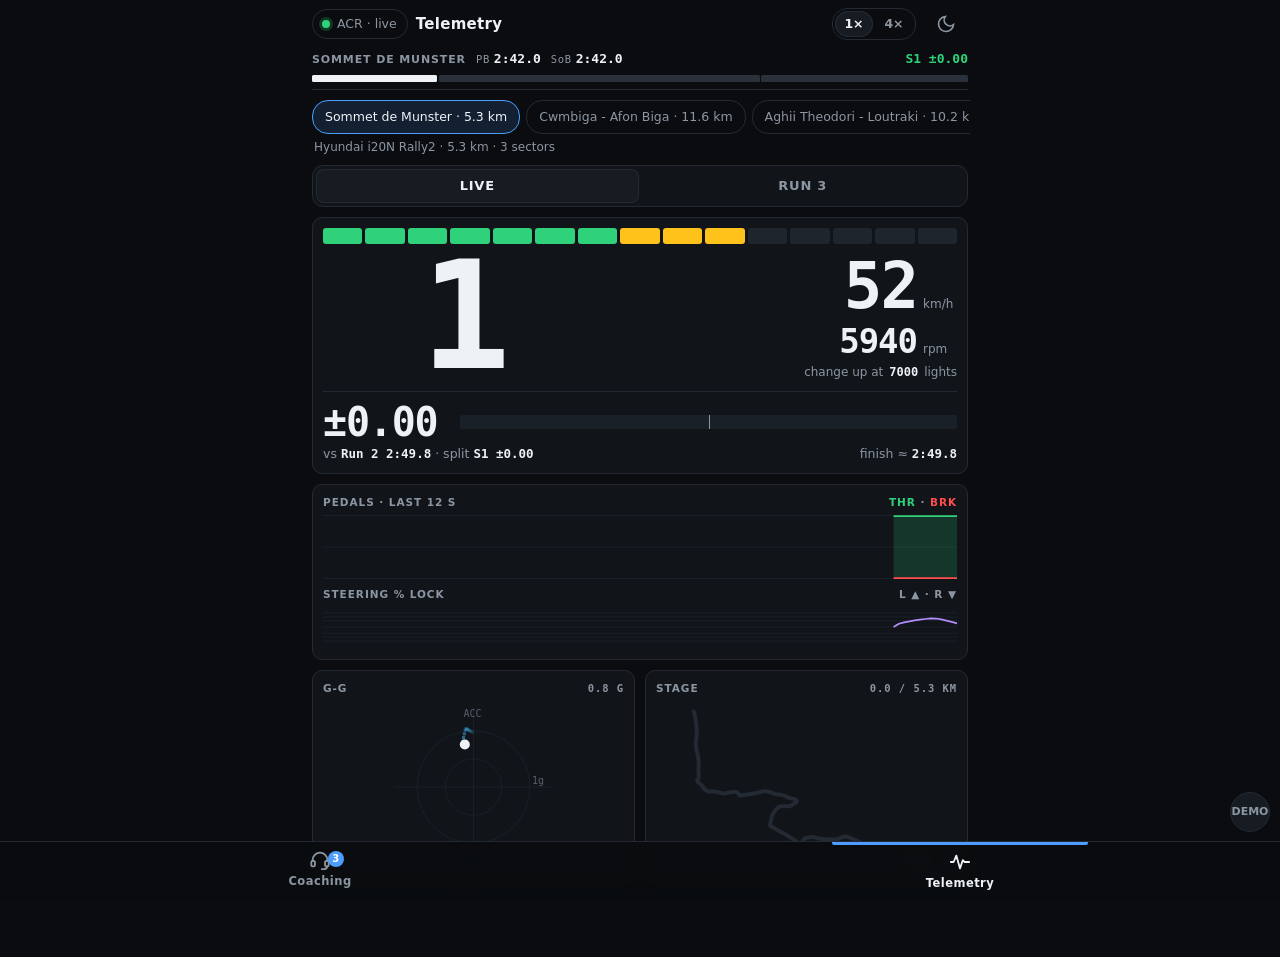
<file: index.html>
<!DOCTYPE html>
<html lang="en" data-theme="dark">
<head>
<meta charset="utf-8">
<meta name="viewport" content="width=device-width, initial-scale=1, viewport-fit=cover">
<meta name="theme-color" content="#0a0c0f">
<title>Countersteer · Real Runs</title>
<!--
  Countersteer, Real Runs: the telemetry page (Live and Run views, splits row, Coaching) playing real Assetto Corsa
  Rally runs recorded by Oversteer. The numbers are in data.js (built by build.py from Oversteer's own readers:
  coach_context sections and grid times, the coach's tips). Self-contained: inline CSS and JS, nothing fetched.
  Add #autoplay for a kiosk loop (#autoplay&speed=1 starts at 1x); #run, #coaching and &s=N (stage) also work.
-->
<style>
:root {
  --bg: #0a0c0f; --panel: #11151a; --raised: #171c22; --line: #232a33; --grid: #1a2028;
  --text: #eef2f6; --dim: #8c96a3; --faint: #56606c; --accent: #4c9dff;
  --speed: #4cc3ff; --thr: #2fd27a; --brk: #ff4d4d; --steer: #b58cff; --rpm: #ffb020; --gear: #e8edf2;
  --ref: #8c96a3; --slower: #ff5a4e; --faster: #2fd27a; --neutral: #3a424d;
  --ls-ahead-gain: #29cc54; --ls-ahead-lose: #70cc89; --ls-behind-gain: #cc7870; --ls-behind-lose: #cc3729;
  --ls-gold: #d8af1f; --ls-none: #2a313a;
  --led-off: #1f252d; --led-g: #2fd27a; --led-y: #ffc21a; --led-r: #ff4d4d; --led-b: #4c9dff;
  --warn: #ffb020; --bad: #ff4d4d; --good: #2fd27a;
  --mono: ui-monospace, "JetBrains Mono", "SF Mono", "Cascadia Mono", "Roboto Mono", Menlo, Consolas, "DejaVu Sans Mono", monospace;
  --sans: system-ui, -apple-system, "Segoe UI", Roboto, Cantarell, sans-serif;
  --top-h: 48px; --nav-h: 58px;
  color-scheme: dark;
}
:root[data-theme="light"] {
  --bg: #eef0f3; --panel: #ffffff; --raised: #f5f6f8; --line: #d5dae1; --grid: #e6e9ee;
  --text: #0e1116; --dim: #566170; --faint: #8a94a1; --accent: #1f6fd6;
  --speed: #0a74b8; --thr: #128a47; --brk: #d42a2a; --steer: #7446d0; --rpm: #b06d00; --gear: #1b2129;
  --ref: #8a94a1; --slower: #d42a2a; --faster: #128a47; --neutral: #c9cfd7;
  --ls-ahead-gain: #138a37; --ls-ahead-lose: #4fa86a; --ls-behind-gain: #c06a62; --ls-behind-lose: #b52a1d;
  --ls-gold: #a8840f; --ls-none: #dde1e7;
  --led-off: #dde1e7; --led-g: #128a47; --led-y: #c99300; --led-r: #d42a2a; --led-b: #1f6fd6;
  color-scheme: light;
}
* { box-sizing: border-box; }
html { -webkit-text-size-adjust: 100%; text-size-adjust: 100%; }
body { margin: 0; background: var(--bg); color: var(--text); font: 15px/1.35 var(--sans); overflow-x: hidden;
  -webkit-tap-highlight-color: transparent; }
button { font: inherit; color: inherit; background: none; border: 0; padding: 0; cursor: pointer; }
.num, .mono { font-family: var(--mono); font-variant-numeric: tabular-nums slashed-zero; }
.lbl { font-size: 10.5px; letter-spacing: .09em; text-transform: uppercase; color: var(--dim); font-weight: 600; }

/* -- top bar: connection, sub-tab title, keep-awake -- */
.top { position: sticky; top: 0; z-index: 5; background: var(--bg);
  padding: env(safe-area-inset-top) max(12px, env(safe-area-inset-right)) 0 max(12px, env(safe-area-inset-left)); }
.top-row { height: var(--top-h); display: flex; align-items: center; gap: 8px; }
.conn { display: flex; align-items: center; gap: 7px; height: 30px; padding: 0 10px 0 9px; border: 1px solid var(--line);
  border-radius: 15px; font-size: 12.5px; color: var(--dim); white-space: nowrap; min-width: 0; }
.conn .dot { width: 8px; height: 8px; border-radius: 50%; background: var(--good); flex: none; box-shadow: 0 0 0 3px color-mix(in srgb, var(--good) 22%, transparent); }
.conn.stale .dot { background: var(--warn); box-shadow: 0 0 0 3px color-mix(in srgb, var(--warn) 22%, transparent); }
.conn.down .dot { background: var(--bad); box-shadow: 0 0 0 3px color-mix(in srgb, var(--bad) 22%, transparent); }
.conn.idle .dot { background: var(--faint); box-shadow: none; }
.title { font-weight: 700; font-size: 15px; letter-spacing: .02em; margin-right: auto; }
.icon-btn { width: 44px; height: 44px; display: grid; place-items: center; border-radius: 12px; color: var(--dim); flex: none; }
.icon-btn:active { background: var(--raised); }
.icon-btn svg { width: 20px; height: 20px; }
.wake.on { color: var(--good); }

/* -- splits row: one line of numbers and a ribbon, 40 px -- */
.splits { display: block; width: 100%; text-align: left; padding: 2px 0 7px; border-bottom: 1px solid var(--line); }
.splits .l1 { display: flex; align-items: baseline; gap: 10px; height: 22px; white-space: nowrap; overflow: hidden; }
.splits .stg { font-size: 11px; letter-spacing: .08em; text-transform: uppercase; color: var(--dim); font-weight: 700;
  overflow: hidden; text-overflow: ellipsis; min-width: 0; flex: 0 1 auto; }
.splits .kv { font-size: 13px; flex: none; }
.splits .kv b { font-weight: 600; } .splits .kv i { font-style: normal; color: var(--dim); font-size: 10.5px; letter-spacing: .06em; margin-right: 4px; }
.splits .now { margin-left: auto; font-weight: 700; }
.ribbon { display: flex; gap: 1.5px; height: 7px; margin-top: 3px; }
.ribbon i { flex: 1 1 0; border-radius: 1.5px; background: var(--ls-none); min-width: 0; }
.ribbon i.cur { background: var(--text); animation: pulse 1s ease-in-out infinite; }
@keyframes pulse { 50% { opacity: .35; } }
.sheet { display: none; padding: 6px 0 10px; border-bottom: 1px solid var(--line); max-height: 60vh; overflow: auto; }
.sheet.open { display: block; }

/* -- the page -- */
main { padding: 0 max(12px, env(safe-area-inset-right)) calc(var(--nav-h) + env(safe-area-inset-bottom) + 16px) max(12px, env(safe-area-inset-left)); }
.seg { display: grid; grid-template-columns: 1fr 1fr; gap: 3px; padding: 3px; background: var(--panel); border: 1px solid var(--line);
  border-radius: 11px; margin: 10px 0; }
.seg button { height: 34px; border-radius: 8px; font-size: 13px; font-weight: 600; letter-spacing: .06em; color: var(--dim); }
.seg button[aria-selected="true"] { background: var(--raised); color: var(--text); box-shadow: inset 0 0 0 1px var(--line); }
.panel { background: var(--panel); border: 1px solid var(--line); border-radius: 10px; padding: 10px; margin-bottom: 10px; min-width: 0; }
.panel-h { display: flex; align-items: baseline; justify-content: space-between; gap: 8px; margin-bottom: 6px; }
.view { display: none; } .view.on { display: block; animation: fade .14s ease-out; }
@keyframes fade { from { opacity: .3; } }

/* -- live dash -- */
.leds { display: grid; grid-template-columns: repeat(15, 1fr); gap: 3px; height: 16px; margin-bottom: 8px; }
.leds i { border-radius: 3px; background: var(--led-off); }
.leds i.g { background: var(--led-g); } .leds i.y { background: var(--led-y); } .leds i.r { background: var(--led-r); }
.leds.flash i { background: var(--led-b); animation: blink .2s steps(2) infinite; }
@keyframes blink { 50% { background: var(--led-off); } }
.dash { display: grid; grid-template-columns: minmax(0, 1fr) minmax(0, 1.25fr); gap: 0 12px; align-items: center; }
.gear { font: 800 clamp(104px, 31vw, 150px)/.86 var(--mono); text-align: center; letter-spacing: -.06em; }
.gear.hot { color: var(--led-r); }
.readouts { display: grid; gap: 6px; }
.big { display: flex; align-items: baseline; justify-content: flex-end; gap: 6px; }
.big b { font: 700 clamp(46px, 14vw, 64px)/1 var(--mono); letter-spacing: -.03em; }
.big span { color: var(--dim); font-size: 12px; width: 34px; }
.mid b { font-size: clamp(26px, 8vw, 34px); font-weight: 600; }
.shiftat { display: flex; justify-content: flex-end; gap: 6px; font-size: 12px; color: var(--dim); }
.shiftat b { color: var(--text); font-weight: 600; }
.delta { display: grid; grid-template-columns: auto 1fr; gap: 4px 12px; align-items: center; margin-top: 10px; padding-top: 10px; border-top: 1px solid var(--line); }
.delta .dv { font: 700 40px/1 var(--mono); letter-spacing: -.03em; min-width: 5.2ch; }
.dbar { position: relative; height: 14px; background: var(--grid); border-radius: 3px; overflow: hidden; }
.dbar::after { content: ""; position: absolute; left: 50%; top: -2px; bottom: -2px; width: 1.5px; background: var(--dim); }
.dbar i { position: absolute; top: 0; bottom: 0; }
.dmeta { grid-column: 1 / -1; display: flex; justify-content: space-between; gap: 8px; font-size: 12.5px; color: var(--dim); white-space: nowrap; }
.dmeta b { color: var(--text); font-weight: 600; }
.pos-slower { color: var(--slower); } .pos-faster { color: var(--faster); }
canvas { display: block; width: 100%; touch-action: pan-y; }
.duo { display: grid; grid-template-columns: minmax(0, 1fr) minmax(0, 1fr); gap: 10px; }
.duo .panel { margin-bottom: 0; }
.progress { display: flex; justify-content: space-between; font-size: 12px; color: var(--dim); margin-top: 6px; }
.dimmed { opacity: .38; filter: saturate(.4); transition: opacity .3s; }
.banner { display: none; align-items: center; gap: 10px; padding: 9px 11px; border-radius: 10px; margin-bottom: 10px; font-size: 13.5px;
  border: 1px solid color-mix(in srgb, var(--warn) 45%, transparent); background: color-mix(in srgb, var(--warn) 10%, transparent); }
.banner.show { display: flex; }
.banner.bad { border-color: color-mix(in srgb, var(--bad) 50%, transparent); background: color-mix(in srgb, var(--bad) 10%, transparent); }
.banner b { font-weight: 700; }
.done { display: none; }
.done.show { display: block; }
.done .t { font: 700 30px/1.1 var(--mono); }
.btn { display: inline-flex; align-items: center; justify-content: center; min-height: 44px; padding: 0 16px; border-radius: 10px;
  background: var(--accent); color: #fff; font-weight: 600; font-size: 14px; }
.btn.ghost { background: transparent; color: var(--text); border: 1px solid var(--line); }

/* -- run analysis -- */
.runhead { display: grid; grid-template-columns: 1fr auto; gap: 2px 10px; align-items: baseline; }
.runhead .t { font: 700 24px/1.1 var(--mono); }
.runhead .d { font: 700 20px/1.1 var(--mono); text-align: right; }
.runhead .s { font-size: 12.5px; color: var(--dim); }
.chips { display: flex; gap: 6px; overflow-x: auto; scrollbar-width: none; margin: 8px -2px 0; padding: 0 2px; }
.chips::-webkit-scrollbar { display: none; }
.chip { flex: none; height: 32px; padding: 0 12px; border-radius: 16px; border: 1px solid var(--line); font-size: 12.5px; color: var(--dim); white-space: nowrap; }
.chip[aria-pressed="true"] { color: var(--text); border-color: var(--accent); background: color-mix(in srgb, var(--accent) 14%, transparent); }
.readout { position: sticky; top: calc(var(--top-h) + 41px + env(safe-area-inset-top)); z-index: 3; background: var(--panel);
  border: 1px solid var(--line); border-radius: 10px 10px 0 0; border-bottom: 0; padding: 8px 10px 6px; margin-top: 10px; }
.readout .where { display: flex; justify-content: space-between; gap: 8px; font-size: 12.5px; }
.readout .where b { font-weight: 700; }
.rgrid { display: grid; grid-template-columns: repeat(3, minmax(0, 1fr)); gap: 4px 10px; margin-top: 6px; }
.rgrid div { display: flex; justify-content: space-between; gap: 4px; font-size: 12.5px; min-width: 0; }
.rgrid div span:first-child { color: var(--dim); font-size: 10.5px; letter-spacing: .06em; text-transform: uppercase; font-weight: 600; }
.rgrid .sw { display: inline-block; width: 8px; height: 2px; vertical-align: 3px; margin-right: 4px; }
.strips { background: var(--panel); border: 1px solid var(--line); border-top: 0; border-radius: 0 0 10px 10px; padding: 0 0 6px; margin-bottom: 10px; }
.zoom { display: flex; align-items: center; gap: 6px; padding: 6px 8px 0; }
.zoom .chip { height: 36px; min-width: 44px; }
.zoom .zname { flex: 1; text-align: center; font-size: 12.5px; color: var(--dim); white-space: nowrap; overflow: hidden; text-overflow: ellipsis; }
.legend { display: flex; flex-wrap: wrap; gap: 4px 14px; font-size: 11.5px; color: var(--dim); padding: 6px 10px 0; }
.legend span { display: inline-flex; align-items: center; gap: 5px; }
.legend i { width: 14px; height: 2.5px; border-radius: 2px; display: inline-block; }
table { border-collapse: collapse; width: 100%; font-size: 13px; }
th { font-size: 10px; letter-spacing: .08em; text-transform: uppercase; color: var(--dim); font-weight: 600; text-align: right; padding: 4px 4px 6px; border-bottom: 1px solid var(--line); white-space: nowrap; }
td { text-align: right; padding: 0 4px; height: 40px; border-bottom: 1px solid var(--grid); font-family: var(--mono); font-variant-numeric: tabular-nums; white-space: nowrap; }
th:first-child, td:first-child { text-align: left; }
td.name { font-family: var(--sans); white-space: normal; line-height: 1.2; }
td.name small { display: block; color: var(--dim); font-size: 11px; }
tr.tap { cursor: pointer; } tr.tap:active td { background: var(--raised); }
tr.sel td { background: color-mix(in srgb, var(--accent) 12%, transparent); }
.lossbar { display: inline-block; height: 6px; border-radius: 2px; vertical-align: 1px; margin-right: 5px; background: var(--slower); }
.foot { color: var(--faint); font-size: 11.5px; margin: 6px 2px 0; }

/* -- bottom sub-tab bar, in thumb reach -- */
.nav { position: fixed; left: 0; right: 0; bottom: 0; z-index: 6; background: color-mix(in srgb, var(--bg) 92%, transparent);
  backdrop-filter: blur(10px); border-top: 1px solid var(--line); display: grid; grid-template-columns: 1fr 1fr;
  padding: 0 env(safe-area-inset-right) env(safe-area-inset-bottom) env(safe-area-inset-left); }
.nav button { height: var(--nav-h); display: flex; flex-direction: column; align-items: center; justify-content: center; gap: 3px;
  font-size: 11.5px; font-weight: 600; letter-spacing: .04em; color: var(--dim); position: relative; }
.nav button svg { width: 22px; height: 22px; }
.nav button[aria-selected="true"] { color: var(--text); }
.nav button[aria-selected="true"]::before { content: ""; position: absolute; top: 0; left: 30%; right: 30%; height: 2.5px; border-radius: 0 0 2px 2px; background: var(--accent); }
.nav .badge { position: absolute; top: 9px; left: calc(50% + 8px); min-width: 16px; height: 16px; padding: 0 4px; border-radius: 8px; background: var(--accent); color: #fff; font-size: 10px; line-height: 16px; }
.placeholder { color: var(--dim); font-size: 14px; }
.placeholder b { color: var(--text); }

/* -- the mockup's own controls (not part of the design) -- */
.demo { position: fixed; right: 10px; bottom: calc(var(--nav-h) + env(safe-area-inset-bottom) + 10px); z-index: 7; }
.demo > button { width: 40px; height: 40px; border-radius: 20px; background: var(--raised); border: 1px solid var(--line); font-size: 11px; font-weight: 700; color: var(--dim); }
.demo .menu { display: none; position: absolute; right: 0; bottom: 48px; width: 220px; background: var(--panel); border: 1px dashed var(--faint); border-radius: 10px; padding: 8px; font-size: 12.5px; }
.demo.open .menu { display: block; }
.demo .menu p { margin: 2px 2px 6px; color: var(--faint); font-size: 11px; }
.demo .menu div { display: flex; flex-wrap: wrap; gap: 4px; margin-bottom: 8px; }
.demo .menu button { padding: 6px 8px; border-radius: 6px; border: 1px solid var(--line); font-size: 12px; }
.demo .menu button[aria-pressed="true"] { border-color: var(--accent); color: var(--accent); }

/* -- a phone on its side: the dash beside the strips, the sub-tabs as a rail -- */
@media (orientation: landscape) and (max-height: 520px) {
  :root { --top-h: 40px; }
  .nav { top: 0; right: auto; width: calc(64px + env(safe-area-inset-left)); grid-template-columns: 1fr; grid-template-rows: 1fr 1fr;
    border-top: 0; border-right: 1px solid var(--line); padding: env(safe-area-inset-top) 0 env(safe-area-inset-bottom) env(safe-area-inset-left); }
  .nav button { height: auto; }
  .nav button[aria-selected="true"]::before { top: 30%; bottom: 30%; left: 0; right: auto; width: 2.5px; height: auto; }
  .top, main { margin-left: calc(64px + env(safe-area-inset-left)); }
  main { padding-bottom: 16px; }
  .demo { bottom: 10px; }
  #live.on { display: grid; grid-template-columns: minmax(0, 1fr) minmax(0, 1fr); gap: 10px; align-items: start; }
  #live .panel { margin-bottom: 0; }
  .seg { margin: 6px 0; } .seg button { height: 30px; }
  .nav .badge { top: calc(50% - 30px); left: calc(50% + 6px); }
  .gear { font-size: clamp(80px, 30vh, 120px); }
}
@media (min-width: 700px) {
  main, .top { max-width: 680px; margin-left: auto; margin-right: auto; }
}
@media (prefers-reduced-motion: reduce) {
  .leds.flash i, .ribbon i.cur { animation: none; }
  .view.on { animation: none; }
}

/* -- real-runs additions -- */
.speed { display: flex; gap: 2px; padding: 2px; border: 1px solid var(--line); border-radius: 15px; flex: none; }
.speed button { height: 26px; min-width: 38px; padding: 0 8px; border-radius: 13px; font-size: 12.5px; font-weight: 700; color: var(--dim); }
.speed button[aria-pressed="true"] { background: var(--raised); color: var(--text); box-shadow: inset 0 0 0 1px var(--line); }
.stagechips { margin-top: 10px; }
.stagechips .chip { height: 34px; }
.stagesub { color: var(--dim); font-size: 12px; margin: 5px 2px 0; }
.call { padding: 9px 0; border-bottom: 1px solid var(--grid); }
.call:last-child { border-bottom: 0; }
.call p { margin: 4px 0 0; font-size: 14px; line-height: 1.4; color: var(--text); }
.kind { font-size: 10px; letter-spacing: .09em; text-transform: uppercase; font-weight: 700; padding: 2px 7px; border-radius: 9px; border: 1px solid var(--line); color: var(--dim); }
.kind.tip { color: var(--warn); border-color: color-mix(in srgb, var(--warn) 50%, transparent); }
.kind.praise { color: var(--good); border-color: color-mix(in srgb, var(--good) 50%, transparent); }
.kind.still { color: var(--bad); border-color: color-mix(in srgb, var(--bad) 50%, transparent); }
#aptag { display: none; position: fixed; left: 50%; transform: translateX(-50%); z-index: 8; bottom: calc(var(--nav-h) + env(safe-area-inset-bottom) + 8px);
  background: var(--raised); border: 1px solid var(--line); border-radius: 14px; padding: 5px 12px; font-size: 11.5px; color: var(--dim); letter-spacing: .05em; white-space: nowrap; }
body.ap #aptag { display: block; }
body.ap .demo { display: none; }
@media (max-width: 460px) { .title { display: none; } .speed { margin-left: auto; } }
@media (orientation: landscape) and (max-height: 520px) { #aptag { bottom: 8px; } }
</style>
</head>
<body>
<div class="top">
  <div class="top-row">
    <span class="conn" id="conn"><span class="dot"></span><span id="conn-t">ACR · live</span></span>
    <span class="title" id="title">Telemetry</span>
    <div class="speed" id="speed" role="group" aria-label="Replay speed"><button data-x="1" aria-pressed="false">1×</button><button data-x="4" aria-pressed="false">4×</button></div>
    <button class="icon-btn" id="theme" aria-label="Day or night colours" title="Day or night colours">
      <svg viewBox="0 0 24 24" fill="none" stroke="currentColor" stroke-width="2" stroke-linecap="round"><path d="M21 12.8A9 9 0 1 1 11.2 3a7 7 0 0 0 9.8 9.8z"/></svg>
    </button>
  </div>
  <button class="splits" id="splits" aria-expanded="false" aria-controls="sheet">
    <div class="l1">
      <span class="stg" id="sp-stage">–</span>
      <span class="kv num"><i>PB</i><b id="sp-pb">–</b></span>
      <span class="kv num"><i>SoB</i><b id="sp-sob">–</b></span>
      <span class="kv num now" id="sp-now">–</span>
    </div>
    <div class="ribbon" id="ribbon" aria-hidden="true"></div>
  </button>
  <div class="sheet" id="sheet"><table id="splits-table"></table><p class="foot" id="sheet-foot">Gold: the best you have done in that split. Colours as LiveSplit: green ahead of the comparison run, red behind; dark gaining time in the split, light losing it. SoB: every split's best put together.</p></div>
</div>

<main>
  <div class="chips stagechips" id="stages" role="group" aria-label="Stage"></div>
  <p class="stagesub" id="stage-sub"></p>
  <section id="tab-telemetry">
    <div class="seg" role="tablist" aria-label="Telemetry view">
      <button role="tab" id="seg-live" aria-selected="true">LIVE</button>
      <button role="tab" id="seg-run" aria-selected="false">RUN</button>
    </div>

    <div class="view on" id="live">
      <div>
        <div class="banner" id="banner"></div>
        <div class="panel" id="dashpanel">
          <div class="leds" id="leds" aria-hidden="true"></div>
          <div class="dash">
            <div class="gear num" id="gear">1</div>
            <div class="readouts">
              <div class="big"><b id="spd">–</b><span>km/h</span></div>
              <div class="big mid"><b id="rpm">–</b><span>rpm</span></div>
              <div class="shiftat">change up at <b class="num" id="shiftat">7000</b> <span>lights</span></div>
            </div>
          </div>
          <div class="delta">
            <div class="dv num" id="dv">+0.00</div>
            <div class="dbar" id="dbar"><i id="dbar-i"></i></div>
            <div class="dmeta"><span id="dm-l">vs <b class="num" id="pb2">–</b> · split <b class="num" id="dsplit">–</b></span><span>finish ≈ <b class="num" id="pred">–</b></span></div>
          </div>
        </div>
        <div class="panel done" id="done">
          <div class="panel-h"><span class="lbl" id="done-l">Run finished</span><span class="lbl">replay</span></div>
          <div class="runhead"><span class="t num" id="done-t">–</span><span class="d num pos-slower" id="done-d">–</span>
            <span class="s" id="done-s">–</span></div>
          <div style="display:flex;gap:8px;margin-top:10px;flex-wrap:wrap"><button class="btn" id="open-run">Open the run</button><button class="btn ghost" id="open-debrief">Debrief</button><button class="btn ghost" id="replay">Replay</button></div>
        </div>
      </div>
      <div>
        <div class="panel">
          <div class="panel-h"><span class="lbl">Pedals · last 12 s</span><span class="lbl"><span style="color:var(--thr)">THR</span> · <span style="color:var(--brk)">BRK</span></span></div>
          <canvas id="c-pedals" height="64"></canvas>
          <div class="panel-h" style="margin:8px 0 4px"><span class="lbl">Steering % lock</span><span class="lbl">L ▲ · R ▼</span></div>
          <canvas id="c-steer" height="44"></canvas>
        </div>
        <div class="duo">
          <div class="panel"><div class="panel-h"><span class="lbl">g-g</span><span class="lbl num" id="gtot">0.0 g</span></div><canvas id="c-gg"></canvas></div>
          <div class="panel"><div class="panel-h"><span class="lbl">Stage</span><span class="lbl num" id="km">0.0 / 5.0</span></div><canvas id="c-minimap"></canvas></div>
        </div>
      </div>
    </div>

    <div class="view" id="run">
      <div class="panel">
        <div class="runhead">
          <span class="t num" id="rh-t">–</span><span class="d num" id="rh-d">–</span>
          <span class="s" id="rh-s">–</span><span class="s" id="rh-ref" style="text-align:right">–</span>
        </div>
        <div class="chips" role="group" aria-label="Compare with" id="cmp-chips"></div>
      </div>

      <div class="readout" id="readout">
        <div class="where"><span><b class="num" id="ro-d">0.00 km</b> · <span id="ro-sec">–</span></span><span class="num" id="ro-dt">–</span></div>
        <div class="rgrid" id="rgrid"></div>
      </div>
      <div class="strips">
        <canvas id="c-strips"></canvas>
        <div class="legend"><span><i style="background:var(--speed)"></i><span id="lg-run">Run</span> (channel colour)</span><span id="lg-refw"><i style="background:var(--ref)"></i><span id="lg-ref">–</span></span></div>
        <div class="zoom">
          <button class="chip" id="z-prev" aria-label="Previous section">◀</button>
          <button class="chip" id="z-all">All</button>
          <span class="zname" id="z-name">Whole stage</span>
          <button class="chip" id="z-next" aria-label="Next section">▶</button>
        </div>
      </div>

      <div class="panel">
        <div class="panel-h"><span class="lbl" id="map-h">Stage map · time per section</span><span class="lbl" id="map-k"><span class="pos-faster">gain</span> / <span class="pos-slower">loss</span></span></div>
        <canvas id="c-map"></canvas>
        <div id="elev-box" hidden>
          <div class="panel-h" style="margin-top:10px"><span class="lbl">Height</span><span class="lbl num" id="elev-k">–</span></div>
          <canvas id="c-elev"></canvas>
        </div>
        <p class="foot" id="map-foot">Shape from speed and yaw (approximate).</p>
      </div>

      <div class="panel">
        <div class="panel-h"><span class="lbl" id="tw-h">Where the time went</span><span class="lbl">tap: show in traces</span></div>
        <table id="corners"></table>
        <p class="foot" id="corners-foot"></p>
      </div>

      <div class="panel">
        <div class="panel-h"><span class="lbl">g-g · whole run</span><span class="lbl" id="ggk"></span></div>
        <canvas id="c-ggrun"></canvas>
      </div>
    </div>
  </section>

  <section id="tab-coaching" hidden>
    <div class="panel" style="margin-top:12px">
      <div class="panel-h"><span class="lbl">The coach's debrief</span><span class="lbl" id="calls-car"></span></div>
      <div id="calls"></div>
      <p class="foot" id="calls-foot">The coach's own words for this car, in the order the app ranks them.</p>
    </div>
  </section>
</main>

<nav class="nav" role="tablist" aria-label="Sub-tabs">
  <button role="tab" id="nav-coaching" aria-selected="false">
    <svg viewBox="0 0 24 24" fill="none" stroke="currentColor" stroke-width="2" stroke-linecap="round" stroke-linejoin="round"><path d="M4 13v-1a8 8 0 0 1 16 0v1"/><rect x="2.5" y="13" width="4" height="6" rx="1.5"/><rect x="17.5" y="13" width="4" height="6" rx="1.5"/><path d="M20 19a4 4 0 0 1-4 3h-2"/></svg>
    Coaching<span class="badge" id="nav-badge">3</span>
  </button>
  <button role="tab" id="nav-telemetry" aria-selected="true">
    <svg viewBox="0 0 24 24" fill="none" stroke="currentColor" stroke-width="2" stroke-linecap="round" stroke-linejoin="round"><path d="M2 12h3l3-7 4 14 3-9 2 2h5"/></svg>
    Telemetry
  </button>
</nav>
<div id="aptag">AUTOPLAY · tap anywhere to stop</div>

<div class="demo" id="demo">
  <button id="demo-btn" aria-label="Demo controls">DEMO</button>
  <div class="menu">
    <p>Show a connection state</p>
    <div id="d-state">
      <button data-s="live" aria-pressed="true">Live</button><button data-s="stale">Stale</button>
      <button data-s="down">Offline</button><button data-s="done">Finished</button>
    </div>
  </div>
</div>

<script src="data.js"></script>
<script>
"use strict";
// ======================================================================
// Real runs (data.js: DATA, per stage the featured PB run, the runs it is compared with, the sections of its
// grid and the coach's tips). Samples are every 5 m of stage distance; expanded to 1 m here.
// ======================================================================
const STEP = 5, STAGES = DATA.stages;
let ST, CAR, LAST, cmp, alone, S, P, U, L, N, SOB, bestSec, XS, YS, ELEV, cmpIdx = 0, stageIdx = -1, RUNS = {};

function expand(r) {
  const o = {n: r.n, time: r.time, cls: r.cls, sec: r.sec, ok: r.ok, sc: r.sc};
  const mk = (arr, scale, nearest) => {
    const a = new Float32Array(L + 1);
    for (let i = 0; i <= L; i++) {
      const j = Math.min(N - 1, Math.floor(i / STEP)), f = i / STEP - j;
      a[i] = nearest ? arr[Math.min(N, Math.round(i / STEP))] * scale : (arr[j] * (1 - f) + arr[j + 1] * f) * scale;
    }
    return a;
  };
  o.t = mk(r.t, 0.01); o.v = mk(r.v, 1 / 3.6); o.thr = mk(r.thr, 0.01); o.brk = mk(r.brk, 0.01); o.steer = mk(r.steer, 0.01);
  o.gear = mk(r.gear, 1, true); o.rpm = mk(r.rpm, 10); o.alat = mk(r.alat, 0.01); o.along = mk(r.along, 0.01);
  return o;
}

function loadStage(i) {
  stageIdx = i; ST = STAGES[i];
  N = ST.runs[ST.feat].t.length - 1; L = N * STEP;
  CAR = {name: ST.car, limiter: ST.limiter, lights: ST.lights, gears: ST.gears};
  RUNS = {}; for (const id in ST.runs) RUNS[id] = expand(ST.runs[id]);
  LAST = RUNS[ST.feat];
  S = ST.sections.map((s, k) => Object.assign({n: k + 1}, s));
  // The splits (the row, its ribbon and sheet, the live split) are the game's own sectors where the stage has them,
  // else the corner sections (S, which the Run view keeps either way)
  U = ST.sectors && ST.sbest ? "sectors" : "sections";
  P = U === "sectors" ? ST.sectors.map((s, k) => ({n: k + 1, name: s.name, start: s.start, end: s.end})) : S;
  bestSec = U === "sectors" ? ST.sbest : ST.best;
  alone = ST.cmps.length === 0;
  cmpIdx = 0; cmp = alone ? LAST : RUNS[ST.cmps[0].id];
  const multi = ST.multi;
  SOB = null;
  if (multi) { let t = LAST.time; P.forEach((_, k) => { if (bestSec[k] != null && pTime(LAST, k) != null) t -= pTime(LAST, k) - bestSec[k]; }); SOB = Math.min(t, LAST.time); }
  ELEV = ST.elev || null;
  if (ST.xy) { XS = ST.xy[0]; YS = ST.xy[1]; } else { XS = Array.from({length: N + 1}, (_, k) => k * STEP); YS = new Array(N + 1).fill(0); }
}
function cmpLabel() { return alone ? "" : "Run " + cmp.n; }
function nameOf(c) { return c === "clean" || c === "learning" ? "clean" : c === "off" ? "with an off" : c || ""; }

// -- formatting: m:ss.s for times, signed tenths for losses, two decimals live --
const MINUS = "−";
function clock(t, dp = 1) { if (t == null) return "–"; const u = Math.pow(10, dp), q = Math.round(t * u), h = Math.floor(q / (3600 * u)), m = Math.floor(q % (3600 * u) / (60 * u)), s = (q % (60 * u)) / u, ss = (s < 10 && (h || m) ? "0" : "") + s.toFixed(dp); return h ? h + ":" + (m < 10 ? "0" : "") + m + ":" + ss : m ? m + ":" + ss : ss; }
function signed(x, dp = 1) { if (x == null) return "–"; const r = Math.abs(x) < 0.5 * Math.pow(10, -dp) ? 0 : x; return (r > 0 ? "+" : r < 0 ? MINUS : "±") + Math.abs(r).toFixed(dp); }
function km(d) { return (d / 1000).toFixed(2); }
function esc(s) { return String(s).replace(/[&<>"]/g, (c) => ({"&": "&amp;", "<": "&lt;", ">": "&gt;", '"': "&quot;"}[c])); }
const css = (name) => getComputedStyle(document.documentElement).getPropertyValue(name).trim();
const $ = (id) => document.getElementById(id);

// LiveSplit's colour rule: gold for a best section, else green when ahead of the comparison, red behind;
// the darker shade when this section gained time, the lighter when it lost
const pTime = (run, k) => U === "sectors" ? run.sc[k] : run.sec[k];                  // a run's time through split k
const pWord = () => U === "sectors" ? "sector" : "section";
function pAt(d) { let k = 0; while (k < P.length - 1 && d >= P[k].end) k++; return k; }
function isGold(k, run) { return ST.multi && run === LAST && (U === "sectors" || run.ok[k]) && bestSec[k] != null && pTime(run, k) != null && pTime(run, k) <= bestSec[k] + 1e-6; }
function splitColour(k, run, ref) {
  if (isGold(k, run)) return css("--ls-gold");
  if (alone || pTime(run, k) == null || pTime(ref, k) == null) return css("--ls-none");
  const e = Math.min(L, Math.round(P[k].end)), cum = run.t[e] - ref.t[e], seg = pTime(run, k) - pTime(ref, k);
  return cum <= 0 ? css(seg <= 0 ? "--ls-ahead-gain" : "--ls-ahead-lose") : css(seg <= 0 ? "--ls-behind-gain" : "--ls-behind-lose");
}

// ======================================================================
// Canvas helpers
// ======================================================================
// Steering is a fraction of the car's own lock, mostly 5-30 % in rally (median 9 %): sign * sqrt(|s|), lines at 10/25/50 % of lock
// (full lock at the edge), as oversteer/telemetry_plot.py steer_scale and the live page.
const STEER_GRID = [.1, .25, .5];
const steerScale = (v) => Math.sign(v) * Math.sqrt(Math.min(1, Math.abs(v)));
function sized(cv, h) {
  const dpr = Math.min(3, window.devicePixelRatio || 1), w = cv.clientWidth || cv.parentNode.clientWidth;
  if (cv.width !== Math.round(w * dpr) || cv.height !== Math.round(h * dpr)) { cv.width = Math.round(w * dpr); cv.height = Math.round(h * dpr); }
  cv.style.height = h + "px";
  const g = cv.getContext("2d"); g.setTransform(dpr, 0, 0, dpr, 0, 0); g.clearRect(0, 0, w, h);
  return {g, w, h};
}
function line(g, pts, colour, width = 1.5, alpha = 1) {
  if (!pts.length) return;
  g.save(); g.globalAlpha = alpha; g.strokeStyle = colour; g.lineWidth = width; g.lineJoin = "round"; g.beginPath();
  pts.forEach(([x, y], i) => i ? g.lineTo(x, y) : g.moveTo(x, y)); g.stroke(); g.restore();
}

// ======================================================================
// Splits row and sheet
// ======================================================================
const ribbon = $("ribbon");
function buildRibbon() {
  ribbon.innerHTML = "";
  P.forEach((s) => { const i = document.createElement("i"); i.title = s.name; i.style.flexGrow = String(Math.max(1, s.end - s.start)); ribbon.appendChild(i); });
}
function ribbonUpTo(k, run) {
  [...ribbon.children].forEach((c, j) => {
    c.className = j === k ? "cur" : "";
    c.style.background = j < k ? splitColour(j, run, cmp) : "";
  });
}
function splitsTable() {
  const tb = $("splits-table");
  let html = `<tr><th>${U === "sectors" ? "Sector" : "Section"}</th><th>Run ${LAST.n}</th><th>Δ ${alone ? "–" : "Run " + cmp.n}</th><th>Best</th><th>Save</th></tr>`;
  P.forEach((s, k) => {
    const mine = pTime(LAST, k), d = alone || mine == null || pTime(cmp, k) == null ? null : mine - pTime(cmp, k);
    const save = ST.multi && bestSec[k] != null && mine != null ? mine - bestSec[k] : null;
    html += `<tr><td class="name">${U === "sectors" ? "" : s.n + ". "}${esc(s.name)}<small>${km(s.start)}–${km(s.end)} km</small></td><td>${clock(mine)}</td>` +
      `<td style="color:${splitColour(k, LAST, cmp)}">${isGold(k, LAST) ? "★ " : ""}${signed(d)}</td><td>${clock(bestSec[k])}</td>` +
      `<td style="color:var(--dim)">${save == null || save < 0.05 ? "–" : save.toFixed(1)}</td></tr>`;
  });
  html += `<tr><td class="name"><b>Stage</b></td><td><b>${clock(LAST.time)}</b></td><td style="color:var(--${!alone && LAST.time > cmp.time ? "slower" : "faster"})"><b>${alone ? "–" : signed(LAST.time - cmp.time)}</b></td><td><b>${clock(SOB)}</b></td><td style="color:var(--dim)">${SOB == null ? "–" : (LAST.time - SOB).toFixed(1)}</td></tr>`;
  tb.innerHTML = html;
}
$("splits").addEventListener("click", () => {
  const sh = $("sheet"), open = !sh.classList.contains("open");
  sh.classList.toggle("open", open); $("splits").setAttribute("aria-expanded", String(open));
  if (open) splitsTable();
});
function headerTexts() {
  $("sp-stage").textContent = ST.name; $("sp-pb").textContent = clock(LAST.time); $("sp-sob").textContent = clock(SOB);
  $("pb2").textContent = alone ? "–" : "Run " + cmp.n + " " + clock(cmp.time);
  $("dm-l").firstChild.textContent = alone ? "one run, " : "vs ";
  $("stage-sub").textContent = `${ST.car} · ${(L / 1000).toFixed(1)} km · ${P.length} ${pWord()}s`;
  $("sheet-foot").textContent = U === "sectors" ? "Gold: the best you have done in that sector. The splits are the game's own sectors, timed by its clock. Colours as LiveSplit: green ahead of the comparison run, red behind; dark gaining time in the sector, light losing it. SoB: every sector's best put together."
    : "Gold: the best you have done in that section. No sector lines for this stage: its splits are corner sections. Colours as LiveSplit: green ahead of the comparison run, red behind; dark gaining time in the section, light losing it. SoB: every section's best put together.";
  $("seg-run").textContent = "RUN " + LAST.n;
}

// ======================================================================
// LIVE: the run played back as if it were arriving, 10 Hz
// ======================================================================
const leds = $("leds");
for (let i = 0; i < 15; i++) leds.appendChild(document.createElement("i"));
function lights(rpm) {
  // as the page does today: the first light at 60 % of the change-up point, all flashing past it
  const target = CAR.lights.shift, on = Math.max(0, Math.min(15, Math.ceil(15 * (rpm - 0.6 * target) / (0.4 * target))));
  leds.classList.toggle("flash", rpm >= target);
  [...leds.children].forEach((c, i) => { c.className = rpm >= target || i >= on ? "" : i < 7 ? "g" : i < 12 ? "y" : "r"; });
}
function dAt(run, t) { let lo = 0, hi = L; while (hi - lo > 1) { const m = (lo + hi) >> 1; if (run.t[m] <= t) lo = m; else hi = m; } return lo + (t - run.t[lo]) / Math.max(1e-3, run.t[hi] - run.t[lo]); }
function at(arr, d) { const i = Math.max(0, Math.min(L - 1, Math.floor(d))), f = d - i; return arr[i] * (1 - f) + arr[i + 1] * f; }
const hist = [];
let clockT = 0, rate = 1, state = "live", lastFrame = performance.now(), lastSample = -1;

function sampleAt(t) {
  const d = Math.min(L, dAt(LAST, t));
  return {t, d, v: at(LAST.v, d) * 3.6, rpm: at(LAST.rpm, d), gear: LAST.gear[Math.round(d)], thr: at(LAST.thr, d), brk: at(LAST.brk, d),
    steer: at(LAST.steer, d), alat: at(LAST.alat, d), along: at(LAST.along, d), delta: alone ? 0 : at(LAST.t, d) - at(cmp.t, d)};
}
function secAt(d) { let k = 0; while (k < S.length - 1 && d >= S[k].end) k++; return k; }
function gearText(g) { return g > 0 ? g : g < 0 ? "R" : "N"; }

function drawLive(s) {
  $("gear").textContent = gearText(s.gear);
  $("gear").classList.toggle("hot", s.rpm >= CAR.lights.shift);
  $("spd").textContent = Math.round(s.v);
  $("rpm").textContent = Math.round(s.rpm / 10) * 10;
  $("shiftat").textContent = s.gear >= CAR.gears ? "–" : CAR.lights.shift;
  lights(s.rpm);
  const dv = $("dv"), k = pAt(s.d), segStart = Math.round(P[k].start), bar = $("dbar-i"), tag = (U === "sectors" ? "S" : "") + (k + 1);
  if (alone) {
    dv.textContent = "–"; dv.className = "dv num"; bar.style.width = "0"; $("dsplit").textContent = tag + " –";
    $("sp-now").innerHTML = `<span>${U === "sectors" ? tag : tag + "/" + P.length}</span>`;
  } else {
    dv.textContent = signed(s.delta, 2);
    dv.className = "dv num " + (s.delta > 0.005 ? "pos-slower" : s.delta < -0.005 ? "pos-faster" : "");
    const f = Math.max(-1, Math.min(1, s.delta / 2));
    bar.style.background = f > 0 ? css("--slower") : css("--faster");
    bar.style.left = f > 0 ? "50%" : (50 + f * 50) + "%"; bar.style.width = Math.abs(f) * 50 + "%";
    const segDelta = (at(LAST.t, s.d) - LAST.t[segStart]) - (at(cmp.t, s.d) - cmp.t[segStart]);
    $("dsplit").textContent = tag + " " + signed(segDelta, 2);
    $("sp-now").innerHTML = `<span class="${s.delta > 0 ? "pos-slower" : "pos-faster"}">${U === "sectors" ? tag : tag + "/" + P.length} ${signed(s.delta, 2)}</span>`;
  }
  $("pred").textContent = clock(LAST.time + (alone ? 0 : cmp.time - LAST.time + s.delta));
  $("km").textContent = km(s.d).slice(0, -1) + " / " + (L / 1000).toFixed(1) + " km";
  $("gtot").textContent = Math.hypot(s.alat, s.along).toFixed(1) + " g";
  ribbonUpTo(k, LAST);
  drawRolling(); drawGG($("c-gg"), s); drawMini(s.d);
}

function drawRolling() {
  const span = 12, now = hist.length ? hist[hist.length - 1].t : 0;
  const xOf = (w, t) => w - (now - t) / span * w;
  { const {g, w, h} = sized($("c-pedals"), 64);
    g.strokeStyle = css("--grid"); g.lineWidth = 1; for (const y of [0.5, h / 2, h - 0.5]) { g.beginPath(); g.moveTo(0, y); g.lineTo(w, y); g.stroke(); }
    for (const [key, col] of [["thr", "--thr"], ["brk", "--brk"]]) {
      const pts = hist.map((s) => [xOf(w, s.t), h - 1 - s[key] * (h - 2)]);
      if (!pts.length) continue;
      g.save(); g.globalAlpha = .18; g.fillStyle = css(col); g.beginPath(); g.moveTo(pts[0][0], h);
      pts.forEach(([x, y]) => g.lineTo(x, y)); g.lineTo(pts[pts.length - 1][0], h); g.fill(); g.restore();
      line(g, pts, css(col), 1.75);
    } }
  { const {g, w, h} = sized($("c-steer"), 44);
    g.strokeStyle = css("--grid"); g.beginPath(); g.moveTo(0, h / 2); g.lineTo(w, h / 2);
    for (const f of STEER_GRID) for (const s of [f, -f]) { g.moveTo(0, h / 2 - steerScale(s) * (h / 2 - 2)); g.lineTo(w, h / 2 - steerScale(s) * (h / 2 - 2)); }
    g.stroke();
    line(g, hist.map((s) => [xOf(w, s.t), h / 2 - steerScale(s.steer) * (h / 2 - 2)]), css("--steer"), 1.75); }
}

function drawGG(cv, s, all) {
  const size = Math.min(cv.clientWidth || 150, all ? 300 : 170);
  const {g, w, h} = sized(cv, size), cx = w / 2, cy = h / 2, R = Math.min(w, h) / 2 - 6, sc = R / 1.4;
  g.strokeStyle = css("--grid"); g.lineWidth = 1;
  for (const r of [0.5, 1.0]) { g.beginPath(); g.arc(cx, cy, r * sc, 0, 7); g.stroke(); }
  g.beginPath(); g.moveTo(cx - R, cy); g.lineTo(cx + R, cy); g.moveTo(cx, cy - R); g.lineTo(cx, cy + R); g.stroke();
  g.fillStyle = css("--faint"); g.font = "10px " + css("--mono"); g.fillText("1g", cx + sc + 2, cy - 3);
  g.fillText("BRK", cx - 10, cy + R - 1); g.fillText("ACC", cx - 10, cy - R + 9);
  if (all) {
    for (const [run, col, a] of [[alone ? null : cmp, css("--ref"), .22], [LAST, css("--speed"), .3]]) {
      if (!run) continue;
      g.fillStyle = col; g.globalAlpha = a;
      for (let i = 0; i < L; i += 6) g.fillRect(cx - run.alat[i] * sc - 1, cy - run.along[i] * sc - 1, 2.2, 2.2);
    }
    g.globalAlpha = 1; return;
  }
  const trail = hist.slice(-30);
  trail.forEach((p, i) => { g.globalAlpha = (i + 1) / trail.length * .6; g.fillStyle = css("--speed"); g.fillRect(cx - p.alat * sc - 1.5, cy - p.along * sc - 1.5, 3, 3); });
  g.globalAlpha = 1; g.fillStyle = css("--text"); g.beginPath(); g.arc(cx - s.alat * sc, cy - s.along * sc, 5, 0, 7); g.fill();
}

const MX = (i) => XS[Math.max(0, Math.min(N, Math.round(i / STEP)))], MY = (i) => YS[Math.max(0, Math.min(N, Math.round(i / STEP)))];
function mapFrame(w, h, pad) {
  let x0 = 1e9, x1 = -1e9, y0 = 1e9, y1 = -1e9;
  for (let i = 0; i <= L; i += STEP) { x0 = Math.min(x0, MX(i)); x1 = Math.max(x1, MX(i)); y0 = Math.min(y0, MY(i)); y1 = Math.max(y1, MY(i)); }
  const sc = Math.min((w - 2 * pad) / Math.max(1, x1 - x0), (h - 2 * pad) / Math.max(1, y1 - y0)), ox = (w - (x1 - x0) * sc) / 2, oy = (h - (y1 - y0) * sc) / 2;
  return (i) => [ox + (MX(i) - x0) * sc, h - (oy + (MY(i) - y0) * sc)];
}
function drawMini(d) {
  const cv = $("c-minimap"), size = Math.min(cv.clientWidth || 150, 170);
  const {g, w, h} = sized(cv, size), P = mapFrame(w, h, 8), pts = [];
  for (let i = 0; i <= L; i += STEP) pts.push(P(i));
  line(g, pts, css("--line"), 4);
  const done = []; for (let i = 0; i <= d; i += STEP) done.push(P(i));
  line(g, done, css("--dim"), 2);
  const [x, y] = P(Math.round(d)); g.fillStyle = css("--text"); g.beginPath(); g.arc(x, y, 5, 0, 7); g.fill();
  g.strokeStyle = css("--bg"); g.lineWidth = 2; g.stroke();
}

let onDone = null;
function tick(now) {
  const dt = Math.min(0.1, (now - lastFrame) / 1000); lastFrame = now;
  if (state === "live" && !$("tab-telemetry").hidden && !document.hidden) {   // the replay waits while Coaching (or another app) is shown
    clockT += dt * rate;
    if (clockT >= LAST.t[L]) { setState("done"); if (onDone) onDone(); }
    else {
      const k = Math.floor(clockT * 10);
      if (k !== lastSample) {                           // 10 Hz, as the trace and the proposed /api/v1/live?since= deliver it
        lastSample = k; const s = sampleAt(k / 10); hist.push(s); while (hist.length && hist[0].t < s.t - 12.5) hist.shift();
        if ($("live").classList.contains("on")) drawLive(s);
      }
    }
  }
  requestAnimationFrame(tick);
}

function restartLive() { clockT = 0; hist.length = 0; lastSample = -1; }
function setState(s) {
  state = s;
  document.querySelectorAll("#d-state button").forEach((b) => b.setAttribute("aria-pressed", String(b.dataset.s === s)));
  const conn = $("conn"), banner = $("banner"), dash = $("dashpanel");
  conn.className = "conn" + (s === "stale" ? " stale" : s === "down" ? " down" : s === "done" ? " idle" : "");
  $("conn-t").textContent = {live: "ACR · live", stale: "ACR · paused 6 s", down: "Oversteer not answering", done: "ACR · between stages"}[s];
  banner.className = "banner" + (s === "stale" ? " show" : s === "down" ? " show bad" : "");
  banner.innerHTML = s === "stale" ? "<b>No telemetry for 6 s</b><span>Game paused or in a menu. Last values shown.</span>" :
    s === "down" ? "<b>Oversteer is not answering</b><span>Retrying every 2 s · last values shown</span>" : "";
  dash.classList.toggle("dimmed", s === "stale" || s === "down");
  dash.style.display = s === "done" ? "none" : "";
  $("done").classList.toggle("show", s === "done");
  if (s === "done") {
    $("done-l").textContent = "Run " + LAST.n + " finished";
    $("done-t").textContent = clock(LAST.time);
    const d = $("done-d"); d.textContent = alone ? "" : signed(LAST.time - cmp.time) + " vs " + cmpLabel();
    d.className = "d num " + (!alone && LAST.time > cmp.time ? "pos-slower" : "pos-faster");
    const golds = P.filter((_, k) => isGold(k, LAST)).length;
    $("done-s").textContent = `SoB ${clock(SOB)} · ${golds} gold ${pWord()}${golds === 1 ? "" : "s"} · ${ST.tips.length} calls in the debrief`;
    ribbonUpTo(P.length, LAST);
    $("sp-now").innerHTML = alone ? `<span>Run ${LAST.n} ${clock(LAST.time)}</span>` : `<span class="${LAST.time > cmp.time ? "pos-slower" : "pos-faster"}">Run ${LAST.n} ${clock(LAST.time)} ${signed(LAST.time - cmp.time)}</span>`;
  }
  if (s === "live" && clockT >= LAST.t[L] - 0.2) restartLive();
}

// ======================================================================
// RUN: distance-aligned strips with a shared cursor
// ======================================================================
let cursor = 0, view = [0, 1], zoomSec = -1;
const STRIPS = [
  {key: "delta", label: "Δ s", h: 56},
  {key: "v", label: "km/h", h: 84},
  {key: "pedals", label: "PEDAL", h: 56},
  {key: "steer", label: "STEER", h: 44},
  {key: "gear", label: "GEAR", h: 40},
  {key: "rpm", label: "RPM", h: 56},
];
const LANE = 28, GAP = 6, GUT = 34;
function drawStrips() {
  const cv = $("c-strips"), total = LANE + STRIPS.reduce((a, s) => a + s.h + GAP, 0);
  const {g, w} = sized(cv, total), W = w - GUT - 6, [a, z] = view, ref = alone ? null : cmp;
  const X = (d) => GUT + (d - a) / (z - a) * W;
  const step = Math.max(1, Math.floor((z - a) / W / 1.5));
  g.font = "600 9.5px " + css("--mono");
  S.forEach((s, k) => {
    if (s.end < a || s.start > z) return;
    const x0 = Math.max(GUT, X(s.start)), x1 = Math.min(GUT + W, X(s.end));
    if (k % 2) { g.fillStyle = css("--grid"); g.globalAlpha = .55; g.fillRect(x0, LANE, x1 - x0, total - LANE); g.globalAlpha = 1; }
    g.fillStyle = k === secAt(cursor) ? css("--text") : css("--faint");
    if (x1 - x0 > 14) g.fillText(String(k + 1), x0 + 2, 11);
  });
  if (ST.sectors) for (const sc of ST.sectors) {            // the game's sector lines, labelled
    if (sc.end < a || sc.start > z) continue;
    const x = Math.max(GUT, X(sc.start));
    g.fillStyle = css("--accent"); g.globalAlpha = .7; g.fillRect(x, 13, 1, LANE - 14); g.globalAlpha = 1; g.fillText(sc.name, x + 3, 24);
  }
  let y = LANE;
  for (const st of STRIPS) {
    const H = st.h, top = y, bot = y + H;
    g.strokeStyle = css("--line"); g.lineWidth = 1; g.beginPath(); g.moveTo(GUT, bot + 0.5); g.lineTo(GUT + W, bot + 0.5); g.stroke();
    g.fillStyle = css("--dim"); g.font = "600 9.5px " + css("--sans"); g.fillText(st.label, 4, top + 11);
    const series = (run, f) => { const p = []; for (let d = Math.floor(a); d <= Math.min(L, Math.ceil(z)); d += step) p.push([X(d), f(run, d)]); return p; };
    const refLine = (f, col, wd, al) => { if (ref) line(g, series(ref, f), col, wd, al); };
    if (st.key === "delta") {
      let mx = 0.2; if (ref) for (let d = Math.floor(a); d <= z; d += step) mx = Math.max(mx, Math.abs(LAST.t[d] - ref.t[d]));
      mx = Math.ceil(mx * 5) / 5;
      const Y = (v) => top + H / 2 - v / mx * (H / 2 - 3);
      g.strokeStyle = css("--dim"); g.beginPath(); g.moveTo(GUT, Y(0)); g.lineTo(GUT + W, Y(0)); g.stroke();
      if (ref) {
        const pts = series(LAST, (r, d) => Y(r.t[d] - ref.t[d]));
        for (const [sign, col] of [[1, "--slower"], [-1, "--faster"]]) {
          g.save(); g.beginPath(); g.rect(GUT, sign > 0 ? top : Y(0), W, sign > 0 ? Y(0) - top : bot - Y(0)); g.clip();
          g.globalAlpha = .22; g.fillStyle = css(col); g.beginPath(); g.moveTo(pts[0][0], Y(0)); pts.forEach(([x, yy]) => g.lineTo(x, yy));
          g.lineTo(pts[pts.length - 1][0], Y(0)); g.fill(); g.globalAlpha = 1; line(g, pts, css(col), 1.75); g.restore();
        }
      }
      g.fillStyle = css("--faint"); g.font = "9.5px " + css("--mono"); g.fillText("+" + mx.toFixed(1), 4, top + 24); g.fillText(MINUS + mx.toFixed(1), 4, bot - 3);
    } else if (st.key === "v") {
      const Y = (v) => bot - 2 - v / 200 * (H - 4);
      g.strokeStyle = css("--grid"); for (const v of [50, 100, 150]) { g.beginPath(); g.moveTo(GUT, Y(v)); g.lineTo(GUT + W, Y(v)); g.stroke(); }
      g.fillStyle = css("--faint"); g.font = "9.5px " + css("--mono"); g.fillText("100", 6, Y(100) + 3);
      refLine((r, d) => Y(r.v[d] * 3.6), css("--ref"), 1.25, .9);
      line(g, series(LAST, (r, d) => Y(r.v[d] * 3.6)), css("--speed"), 1.75);
    } else if (st.key === "pedals") {
      const Y = (v) => bot - 2 - v * (H - 4);
      refLine((r, d) => Y(r.thr[d]), css("--ref"), 1, .8);
      refLine((r, d) => Y(r.brk[d]), css("--ref"), 1, .8);
      line(g, series(LAST, (r, d) => Y(r.thr[d])), css("--thr"), 1.75);
      line(g, series(LAST, (r, d) => Y(r.brk[d])), css("--brk"), 1.75);
    } else if (st.key === "steer") {
      const Y = (v) => top + H / 2 - steerScale(v) * (H / 2 - 3);
      g.strokeStyle = css("--grid"); g.beginPath(); g.moveTo(GUT, Y(0)); g.lineTo(GUT + W, Y(0)); g.stroke();
      g.save(); g.globalAlpha = .35;
      for (const f of STEER_GRID) for (const s of [f, -f]) { g.beginPath(); g.moveTo(GUT, Y(s)); g.lineTo(GUT + W, Y(s)); g.stroke(); }
      g.restore();
      g.fillStyle = css("--faint"); g.font = "8.5px " + css("--mono"); g.fillText("% lock", 2, top + 23); g.font = "9.5px " + css("--mono"); g.fillText("L", GUT + 3, top + 10); g.fillText("R", GUT + 3, bot - 3);
      g.save(); g.beginPath(); g.rect(GUT, top, W, bot - top); g.clip();   // the trace stays out of the gutter, clear of the "% lock" caption
      refLine((r, d) => Y(r.steer[d]), css("--ref"), 1, .8);
      line(g, series(LAST, (r, d) => Y(r.steer[d])), css("--steer"), 1.75);
      g.restore();
    } else if (st.key === "gear") {
      const Y = (v) => bot - 4 - (Math.max(1, v) - 1) / Math.max(1, CAR.gears - 1) * (H - 8);
      const stepPts = (run) => { const p = []; let prev = null; for (let d = Math.floor(a); d <= Math.min(L, z); d += step) { const yy = Y(run.gear[d]); if (prev !== null && yy !== prev) p.push([X(d), prev]); p.push([X(d), yy]); prev = yy; } return p; };
      if (ref) line(g, stepPts(ref), css("--ref"), 1, .8);
      line(g, stepPts(LAST), css("--gear"), 1.75);
    } else if (st.key === "rpm") {
      const Y = (v) => bot - 2 - (v - 2000) / (CAR.limiter - 2000) * (H - 4);
      g.fillStyle = css("--rpm"); g.globalAlpha = .1; g.fillRect(GUT, Y(CAR.limiter), W, Y(CAR.lights.shift) - Y(CAR.limiter)); g.globalAlpha = 1;
      g.fillStyle = css("--faint"); g.font = "9.5px " + css("--mono"); g.fillText((CAR.limiter / 1000).toFixed(1) + "k", 4, Y(CAR.limiter) + 9);
      refLine((r, d) => Y(r.rpm[d]), css("--ref"), 1, .8);
      line(g, series(LAST, (r, d) => Y(r.rpm[d])), css("--rpm"), 1.75);
    }
    y = bot + GAP;
  }
  if (cursor >= a && cursor <= z) {
    g.strokeStyle = css("--text"); g.lineWidth = 1; g.beginPath(); g.moveTo(X(cursor) + .5, LANE); g.lineTo(X(cursor) + .5, total); g.stroke();
  }
  cv._map = (px) => a + (px - GUT) / W * (z - a);
  readout();
}
function readout() {
  const d = Math.max(0, Math.min(L, Math.round(cursor))), k = secAt(d), ref = alone ? null : cmp;
  $("ro-d").textContent = km(d) + " km";
  $("ro-sec").textContent = "section " + (k + 1) + " · " + S[k].name;
  const el = $("ro-dt");
  if (ref) { const dt = LAST.t[d] - ref.t[d]; el.textContent = "Δ " + signed(dt, 2) + " s"; el.className = "num " + (dt > 0 ? "pos-slower" : "pos-faster"); }
  else { el.textContent = "Run " + LAST.n; el.className = "num"; }
  const cell = (lab, col, a, b) => `<div><span><i class="sw" style="background:var(${col})"></i>${lab}</span><span class="num">${a}${ref ? `<span style="color:var(--ref)"> ${b}</span>` : ""}</span></div>`;
  const R = ref || LAST;
  $("rgrid").innerHTML =
    cell("km/h", "--speed", Math.round(LAST.v[d] * 3.6), Math.round(R.v[d] * 3.6)) +
    cell("thr", "--thr", Math.round(LAST.thr[d] * 100), Math.round(R.thr[d] * 100)) +
    cell("brk", "--brk", Math.round(LAST.brk[d] * 100), Math.round(R.brk[d] * 100)) +
    cell("gear", "--gear", gearText(LAST.gear[d]), gearText(R.gear[d])) +
    cell("rpm", "--rpm", (LAST.rpm[d] / 1000).toFixed(1) + "k", (R.rpm[d] / 1000).toFixed(1) + "k") +
    cell("steer % lock", "--steer", Math.round(LAST.steer[d] * 100), Math.round(R.steer[d] * 100));
}
function zoomTo(k) {
  zoomSec = k;
  if (k < 0) { view = [0, L]; $("z-name").textContent = "Whole stage"; }
  else { const s = S[k]; view = [Math.max(0, s.start - 60), Math.min(L, s.end + 60)]; cursor = Math.max(view[0], Math.min(view[1], s.apex));
    $("z-name").textContent = "Section " + (k + 1) + " · " + s.name + " · " + km(s.apex) + " km"; }
  drawStrips(); drawMap(); markRow();
}
(function bindStrips() {
  const cv = $("c-strips");
  const move = (e) => { const r = cv.getBoundingClientRect(); cursor = Math.max(view[0], Math.min(view[1], cv._map(e.clientX - r.left))); drawStrips(); drawMap(); };
  let down = false, lastTap = 0;
  cv.addEventListener("pointerdown", (e) => { down = true; move(e);
    const now = Date.now(); if (now - lastTap < 300) zoomTo(zoomSec === secAt(cursor) ? -1 : secAt(cursor)); lastTap = now; });
  cv.addEventListener("pointermove", (e) => { if (down || e.pointerType === "mouse") move(e); });
  window.addEventListener("pointerup", () => { down = false; });
  $("z-all").onclick = () => zoomTo(-1);
  $("z-prev").onclick = () => zoomTo(Math.max(0, (zoomSec < 0 ? secAt(cursor) : zoomSec) - 1));
  $("z-next").onclick = () => zoomTo(Math.min(S.length - 1, (zoomSec < 0 ? secAt(cursor) : zoomSec) + 1));
})();

function lossOf(k) {            // seconds lost in section k against the comparison, null where it is not compared
  if (alone || !ST.cmps[cmpIdx] || !ST.cmps[cmpIdx].cm[k] || LAST.sec[k] == null || cmp.sec[k] == null) return null;
  return LAST.sec[k] - cmp.sec[k];
}
function drawMap() {
  const cv = $("c-map"), {g, w, h} = sized(cv, Math.round(Math.min(340, (cv.clientWidth || 340) * 0.72))), P = mapFrame(w, h, 14);
  const all = []; for (let i = 0; i <= L; i += STEP) all.push(P(i));
  line(g, all, css("--bg"), 9);
  S.forEach((s, k) => {
    const loss = lossOf(k), f = loss == null ? 0 : Math.min(1, Math.abs(loss) / 0.6);
    const col = alone ? css(k % 2 ? "--dim" : "--faint") : loss == null || Math.abs(loss) < 0.05 ? css("--neutral") : css(loss > 0 ? "--slower" : "--faster");
    const pts = []; for (let i = Math.round(s.start); i <= Math.round(s.end); i += STEP) pts.push(P(i));
    line(g, pts, col, 5, alone || loss == null || Math.abs(loss) < 0.05 ? 1 : 0.35 + 0.65 * f);
    if (loss != null && Math.abs(loss) >= 0.25) {
      const [x, y] = P(Math.round(s.apex)); g.fillStyle = css("--text"); g.font = "600 10.5px " + css("--mono");
      g.fillText((k + 1) + " " + signed(loss), x + 7, y - 6);
    }
  });
  const [sx, sy] = P(0), [fx, fy] = P(L);
  g.font = "700 10px " + css("--sans");
  (ST.sectors || []).slice(1).forEach((sc) => {              // the game's sector lines (S2 on: S1 starts at START)
    const [qx, qy] = P(Math.round(sc.start)), t = sc.name;
    g.fillStyle = css("--accent"); g.fillRect(qx - 3, qy - 3, 6, 6);
    g.fillText(t, qx + 6 + g.measureText(t).width > w - 2 ? qx - 6 - g.measureText(t).width : qx + 6, qy - 6);
  });
  const lab = (t, x, y) => g.fillText(t, x + 6 + g.measureText(t).width > w - 2 ? x - 6 - g.measureText(t).width : x + 6, y);
  g.fillStyle = css("--faster"); g.fillRect(sx - 3, sy - 3, 6, 6); lab("START", sx, sy + 12);
  g.fillStyle = css("--text"); g.fillRect(fx - 3, fy - 3, 6, 6); lab("FINISH", fx, fy + 12);
  const [cx, cy] = P(Math.round(cursor)); g.fillStyle = css("--text"); g.beginPath(); g.arc(cx, cy, 5.5, 0, 7); g.fill();
  g.strokeStyle = css("--panel"); g.lineWidth = 2; g.stroke();
  drawElev();
}
function drawElev() {       // the stage's height from the game's positions; the traces' window shaded, the cursor linked to the map and traces
  const box = $("elev-box"); box.hidden = !ELEV; if (!ELEV) return;
  const cv = $("c-elev"), {g, w, h} = sized(cv, 78), L0 = 34, R0 = 8, T0 = 8, B0 = 16, W = w - L0 - R0, H = h - T0 - B0;
  let lo = 1e9, hi = -1e9; ELEV.forEach((v) => { lo = Math.min(lo, v); hi = Math.max(hi, v); });
  const span = Math.max(20, hi - lo), X = (d) => L0 + d / L * W, Y = (v) => T0 + H - (v - lo) / span * H;
  const at = (d) => { const f = Math.max(0, Math.min(N, d / STEP)), j = Math.min(N - 1, Math.floor(f)); return ELEV[j] + (ELEV[j + 1] - ELEV[j]) * (f - j); };
  g.strokeStyle = css("--grid"); g.lineWidth = 1;
  g.beginPath(); g.moveTo(L0, T0 + .5); g.lineTo(L0 + W, T0 + .5); g.moveTo(L0, T0 + H + .5); g.lineTo(L0 + W, T0 + H + .5); g.stroke();
  g.fillStyle = css("--faint"); g.font = "9.5px " + css("--mono");
  g.fillText(Math.round(hi) + " m", 2, T0 + 9); g.fillText(Math.round(lo) + " m", 2, T0 + H);
  g.fillText("0", L0, h - 3); g.fillText((L / 1000).toFixed(1) + " km", L0 + W - 36, h - 3);
  if (view[1] - view[0] < L - 1) { g.fillStyle = css("--line"); g.globalAlpha = .6; g.fillRect(X(view[0]), T0, X(view[1]) - X(view[0]), H); g.globalAlpha = 1; }
  const pts = ELEV.map((v, i) => [X(i * STEP), Y(v)]);
  g.save(); g.beginPath(); pts.forEach(([x, y], i) => i ? g.lineTo(x, y) : g.moveTo(x, y)); g.lineTo(L0 + W, T0 + H); g.lineTo(L0, T0 + H); g.closePath();
  g.fillStyle = css("--dim"); g.globalAlpha = .16; g.fill(); g.restore();
  line(g, pts, css("--dim"), 1.75);
  const c = Math.max(0, Math.min(L, cursor)), cx = X(c), cy = Y(at(c));
  g.strokeStyle = css("--text"); g.lineWidth = 1; g.beginPath(); g.moveTo(cx + .5, T0); g.lineTo(cx + .5, T0 + H); g.stroke();
  g.fillStyle = css("--text"); g.beginPath(); g.arc(cx, cy, 4, 0, 7); g.fill(); g.strokeStyle = css("--panel"); g.lineWidth = 2; g.stroke();
  $("elev-k").textContent = Math.round(at(c)) + " m · " + (Math.round(at(c) - ELEV[0]) >= 0 ? "+" : MINUS) + Math.abs(Math.round(at(c) - ELEV[0])) + " from the start";
  cv._d = (px) => Math.max(0, Math.min(L, (px - L0) / W * L));
}
(function bindElev() {
  const cv = $("c-elev");
  const move = (e) => { if (!cv._d) return; const r = cv.getBoundingClientRect(); cursor = Math.max(view[0], Math.min(view[1], cv._d(e.clientX - r.left))); drawStrips(); drawMap(); };
  let down = false;
  cv.addEventListener("pointerdown", (e) => { down = true; move(e); });
  cv.addEventListener("pointermove", (e) => { if (down || e.pointerType === "mouse") move(e); });
  window.addEventListener("pointerup", () => { down = false; });
})();

function cornerRows() {
  const cm = alone ? null : ST.cmps[cmpIdx].cm;
  return S.map((s, k) => ({k, s, loss: lossOf(k), cm: cm ? cm[k] : null})).filter((r) => r.loss != null);
}
function cornerTable() {
  const tb = $("corners");
  if (alone) {
    $("tw-h").textContent = "Sections";
    let html = "<tr><th>Split</th><th>Time</th><th>Min</th><th>Exit</th></tr>";
    S.forEach((s, k) => { const ab = ST.ab[k];
      html += `<tr class="tap" data-k="${k}"><td class="name">${k + 1}. ${esc(s.name)}<small>${km(s.apex)} km</small></td><td>${clock(LAST.sec[k])}</td><td>${ab ? ab[0] : "–"}</td><td>${ab ? ab[1] : "–"}</td></tr>`; });
    tb.innerHTML = html;
    $("corners-foot").textContent = "The only run of this car on this stage so far: nothing to compare it with. Min, exit: km/h.";
  } else {
    $("tw-h").textContent = "Where the time went";
    const rows = cornerRows().sort((p, q) => q.loss - p.loss), max = Math.max(0.05, ...rows.map((r) => Math.abs(r.loss)));
    const fmt = (x) => x == null || Math.abs(x) < 1 ? "–" : signed(x, 0);
    let html = "<tr><th>Split</th><th>Loss</th><th>Min</th><th>Exit</th><th>Brake</th></tr>";
    rows.slice(0, 8).forEach((r) => {
      html += `<tr class="tap" data-k="${r.k}"><td class="name">${r.k + 1}. ${esc(r.s.name)}<small>${km(r.s.apex)} km</small></td>` +
        `<td class="${r.loss > 0 ? "pos-slower" : "pos-faster"}"><span class="lossbar" style="width:${Math.round(Math.abs(r.loss) / max * 22)}px;background:var(${r.loss > 0 ? "--slower" : "--faster"})"></span>${signed(r.loss)}</td>` +
        `<td>${fmt(r.cm[0])}</td><td>${fmt(r.cm[1])}</td><td>${fmt(r.cm[2])}</td></tr>`;
    });
    tb.innerHTML = html;
    $("corners-foot").textContent = `Min, exit: km/h against Run ${cmp.n}. Brake: metres earlier (+) or later (−) than Run ${cmp.n}'s strongest braking. The launch section and sections next to an off are not compared.`;
  }
  tb.querySelectorAll("tr.tap").forEach((tr) => tr.onclick = () => { zoomTo(Number(tr.dataset.k)); $("readout").scrollIntoView({behavior: "smooth", block: "start"}); });
  markRow();
}
function markRow() { document.querySelectorAll("#corners tr.tap").forEach((tr) => tr.classList.toggle("sel", Number(tr.dataset.k) === zoomSec)); }

function runHead() {
  $("rh-t").textContent = clock(LAST.time);
  const el = $("rh-d");
  if (alone) { el.textContent = "–"; el.className = "d num"; }
  else { const d = LAST.time - cmp.time; el.textContent = signed(d); el.className = "d num " + (d > 0 ? "pos-slower" : "pos-faster"); }
  const golds = P.filter((_, k) => isGold(k, LAST)).length;
  $("rh-s").textContent = `Run ${LAST.n} · ${nameOf(LAST.cls)}${ST.multi ? ` · ${golds} gold ${pWord()}${golds === 1 ? "" : "s"}` : ""}`;
  $("rh-ref").textContent = alone ? "no other run to compare" : `vs Run ${cmp.n} ${clock(cmp.time)}`;
  $("lg-run").textContent = "Run " + LAST.n;
  $("lg-refw").style.display = alone ? "none" : "";
  if (!alone) $("lg-ref").textContent = `Run ${cmp.n} · ${ST.cmps[cmpIdx].label}`;
  $("map-h").textContent = alone ? "Stage map" : `Stage map · time per section vs Run ${cmp.n}`;
  $("map-k").style.display = alone ? "none" : "";
  $("ggk").innerHTML = `<span style="color:var(--speed)">Run ${LAST.n}</span>${alone ? "" : ` · <span style="color:var(--ref)">Run ${cmp.n}</span>`}`;
  $("map-foot").textContent = ST.pos ? "Stage map from the game's positions." + (ST.elev ? " Height from the same positions." : "") : ST.xy ? "Shape from speed and yaw (approximate): this run has no positions." : "Distance bar: this run has no yaw channel to draw a shape from.";
}
function buildCmpChips() {
  const box = $("cmp-chips"); box.innerHTML = ""; box.style.display = alone ? "none" : "";
  ST.cmps.forEach((c, i) => {
    const b = document.createElement("button"); b.className = "chip"; b.setAttribute("aria-pressed", String(i === cmpIdx));
    b.textContent = `vs ${c.label} · Run ${RUNS[c.id].n}`;
    b.onclick = () => { cmpIdx = i; cmp = RUNS[c.id]; [...box.children].forEach((x) => x.setAttribute("aria-pressed", String(x === b))); headerTexts(); drawRun(); };
    box.appendChild(b);
  });
}
let runOpened = false;
function worstSection() {
  const rows = cornerRows(); if (!rows.length) return 1;
  return rows.reduce((b, r) => r.loss > b.loss ? r : b).k;
}
function drawRun() {
  if (!runOpened) { runOpened = true; zoomTo(alone ? Math.min(1, S.length - 1) : worstSection()); }
  runHead(); drawStrips(); drawMap(); cornerTable(); drawGG($("c-ggrun"), null, true);
}

// ======================================================================
// Debrief: the coach's own tips for the car, text unchanged
// ======================================================================
function calls() {
  $("calls-car").textContent = ST.car;
  $("calls").innerHTML = ST.tips.length ? ST.tips.map((t) => `<div class="call"><span class="kind ${esc(t.kind)}">${esc(t.kind)}</span><p>${esc(t.text)}</p></div>`).join("") :
    `<p class="placeholder">The coach has nothing to say about this car yet: it needs a few more runs on the stage first.</p>`;
}

// ======================================================================
// Navigation, theme, speed, stage picker, autoplay
// ======================================================================
function curView() { return $("run").classList.contains("on") ? "run" : "live"; }
function showView(v) {
  $("live").classList.toggle("on", v === "live");
  $("run").classList.toggle("on", v === "run");
  $("seg-live").setAttribute("aria-selected", String(v === "live"));
  $("seg-run").setAttribute("aria-selected", String(v === "run"));
  if (v === "run") drawRun(); else if (hist.length) drawLive(hist[hist.length - 1]);
}
function showTab(t) {
  $("tab-telemetry").hidden = t !== "telemetry";
  $("tab-coaching").hidden = t !== "coaching";
  $("nav-telemetry").setAttribute("aria-selected", String(t === "telemetry"));
  $("nav-coaching").setAttribute("aria-selected", String(t === "coaching"));
  $("title").textContent = t === "telemetry" ? "Telemetry" : "Coaching";
  if (t === "coaching") { calls(); $("nav-badge").hidden = true; }
  else if (curView() === "live" && hist.length) drawLive(hist[hist.length - 1]);
}
function curTab() { return $("tab-coaching").hidden ? "telemetry" : "coaching"; }
function selectStage(i) {
  loadStage(i); runOpened = false; zoomSec = -1; view = [0, L]; cursor = 0;
  buildRibbon(); buildCmpChips(); headerTexts();
  [...$("stages").children].forEach((b, j) => b.setAttribute("aria-pressed", String(j === i)));
  $("nav-badge").textContent = ST.tips.length; $("nav-badge").hidden = !ST.tips.length || curTab() === "coaching";
  restartLive(); setState("live");
  if (curTab() === "coaching") calls();
  showView(curView());
  if (curView() === "live") { const s = sampleAt(0); hist.push(s); lastSample = 0; drawLive(s); }
}
STAGES.forEach((s, i) => {
  const b = document.createElement("button"); b.className = "chip"; b.setAttribute("aria-pressed", "false");
  b.textContent = `${s.name} · ${(s.length / 1000).toFixed(1)} km`; b.onclick = () => selectStage(i);
  $("stages").appendChild(b);
});

$("seg-live").onclick = () => showView("live");
$("seg-run").onclick = () => showView("run");
$("open-run").onclick = () => showView("run");
$("open-debrief").onclick = () => showTab("coaching");
$("replay").onclick = () => { restartLive(); setState("live"); };
$("nav-telemetry").onclick = () => showTab("telemetry");
$("nav-coaching").onclick = () => showTab("coaching");
$("theme").onclick = () => {
  const r = document.documentElement, t = r.dataset.theme === "dark" ? "light" : "dark"; r.dataset.theme = t;
  try { localStorage.setItem("rr-theme", t); } catch (e) {}
  document.querySelector('meta[name="theme-color"]').content = css("--bg");
  if (curView() === "run") drawRun(); else if (hist.length) drawLive(hist[hist.length - 1]);
};
try { const t = localStorage.getItem("rr-theme"); if (t) document.documentElement.dataset.theme = t; } catch (e) {}
$("demo-btn").onclick = () => $("demo").classList.toggle("open");
document.querySelectorAll("#d-state button").forEach((b) => b.onclick = () => setState(b.dataset.s));

// the replay speed: part of the page, remembered, and changing it never stops the autoplay
function setRate(x, persist) {
  rate = x; document.querySelectorAll("#speed button").forEach((b) => b.setAttribute("aria-pressed", String(Number(b.dataset.x) === x)));
  if (persist) { try { localStorage.setItem("rr-speed", String(x)); } catch (e) {} }
}
document.querySelectorAll("#speed button").forEach((b) => b.onclick = () => setRate(Number(b.dataset.x), true));

const HASH = {};
location.hash.slice(1).split(/[&:]/).forEach((p) => { const [k, v] = p.split("="); if (k) HASH[k] = v === undefined ? true : v; });
let stored = null; try { stored = Number(localStorage.getItem("rr-speed")) || null; } catch (e) {}
const wanted = Number(HASH.speed) || stored;
setRate(wanted === 1 || wanted === 4 ? wanted : HASH.autoplay ? 4 : 1, false);

const AP = {on: false, timers: []};
function apLater(fn, ms) { AP.timers.push(setTimeout(() => { if (AP.on) fn(); }, ms)); }
function apStop() { AP.on = false; AP.timers.forEach(clearTimeout); AP.timers = []; onDone = null; document.body.classList.remove("ap"); }
function apStage(i) {
  if (!AP.on) return;
  window.scrollTo(0, 0); showTab("telemetry"); selectStage(i % STAGES.length); showView("live");
  onDone = () => { onDone = null; apLater(() => apRun(i), 3000); };
}
function apSections() {
  const rows = cornerRows().sort((p, q) => q.loss - p.loss);
  if (rows.length >= 2) return [rows[0].k, rows[rows.length > 3 ? 1 : rows.length - 1].k];
  const byMin = S.map((_, k) => k).filter((k) => ST.ab[k] && k > 0).sort((p, q) => ST.ab[p][0] - ST.ab[q][0]);
  return byMin.slice(0, 2).concat([1, 2]).slice(0, 2);
}
function apRun(i) {
  window.scrollTo(0, 0); showView("run");
  const [a, b] = apSections();
  zoomTo(a); apLater(() => { window.scrollTo(0, 0); zoomTo(b);
    apLater(() => { window.scrollTo(0, 0); showTab("coaching");
      apLater(() => apStage(i + 1), 8000); }, 10000); }, 10000);
}
function apStart(i) { AP.on = true; document.body.classList.add("ap"); apStage(i); }
const apIgnore = (e) => e.target.closest && e.target.closest("#speed");
["pointerdown", "keydown", "wheel", "touchstart"].forEach((ev) => window.addEventListener(ev, (e) => { if (AP.on && !apIgnore(e)) apStop(); }, true));

let resizeT = null;
window.addEventListener("resize", () => { clearTimeout(resizeT); resizeT = setTimeout(() => showView(curView()), 120); });
// startup
selectStage(Math.max(0, Math.min(STAGES.length - 1, Number(HASH.s) || 0)));
if (HASH.run) showView("run");
if (HASH.coaching) showTab("coaching");
if (HASH.sheet) $("splits").click();                                      // #sheet: the splits sheet open (screenshots)
if (HASH.t) clockT = Number(HASH.t) || 0;                             // #t=70: the replay starts 70 s in (screenshots)
if (HASH.autoplay) apStart(HASH.s !== undefined ? stageIdx : Math.max(0, STAGES.findIndex((s) => s.cmps.length)));   // open on a stage with a comparison
requestAnimationFrame(tick);
</script>
</body>
</html>
</file>
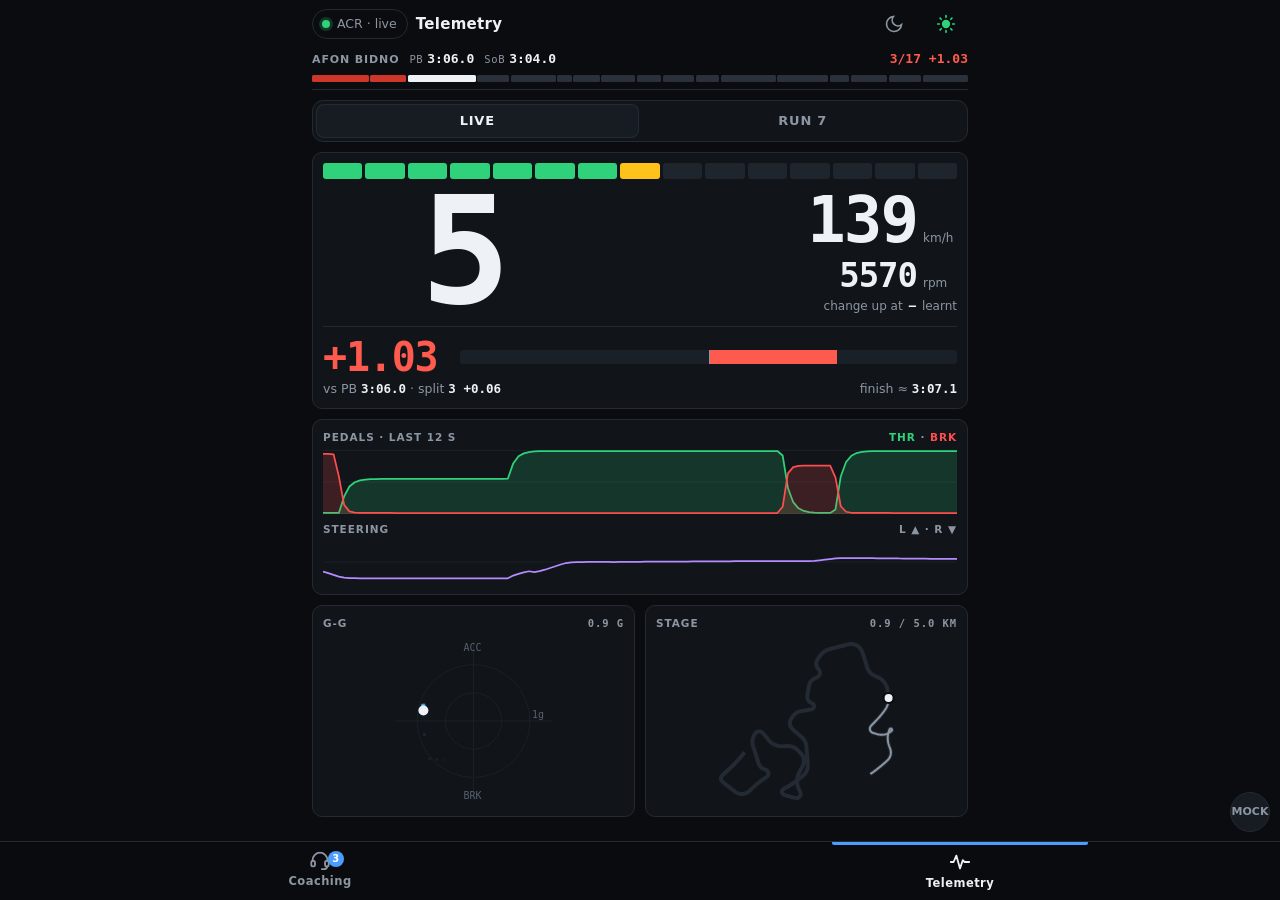
<file: docs/design/telemetry-ui/mobile-telemetry.html>
<!DOCTYPE html>
<html lang="en" data-theme="dark">
<head>
<meta charset="utf-8">
<meta name="viewport" content="width=device-width, initial-scale=1, viewport-fit=cover">
<meta name="theme-color" content="#0a0c0f">
<title>Oversteer telemetry mockup</title>
<!--
  Style anchor for docs/telemetry-ui-design.md: the phone's Telemetry sub-tab
  (Live and Run), the splits row and the bottom sub-tab bar. A static mockup:
  every number is generated below from a synthetic model of an Assetto Corsa
  Rally run on Afon Bidno - Severn in a Hyundai i20N Rally2 (the car's gearing,
  limiter and shift lights from data/telemetry/cars/acr.json, the stage's
  length from data/telemetry/stages/acr.json). No capture is used.
  Self-contained: inline CSS and JS, system fonts, nothing fetched, so it
  passes the real page's CSP (default-src 'self', hashed inline blocks).
  Open it at 360-412 px wide (a Pixel 4 is 411 x 869 CSS px).
-->
<style>
:root {
  --bg: #0a0c0f; --panel: #11151a; --raised: #171c22; --line: #232a33; --grid: #1a2028;
  --text: #eef2f6; --dim: #8c96a3; --faint: #56606c; --accent: #4c9dff;
  --speed: #4cc3ff; --thr: #2fd27a; --brk: #ff4d4d; --steer: #b58cff; --rpm: #ffb020; --gear: #e8edf2;
  --ref: #8c96a3; --slower: #ff5a4e; --faster: #2fd27a; --neutral: #3a424d;
  --ls-ahead-gain: #29cc54; --ls-ahead-lose: #70cc89; --ls-behind-gain: #cc7870; --ls-behind-lose: #cc3729;
  --ls-gold: #d8af1f; --ls-none: #2a313a;
  --led-off: #1f252d; --led-g: #2fd27a; --led-y: #ffc21a; --led-r: #ff4d4d; --led-b: #4c9dff;
  --warn: #ffb020; --bad: #ff4d4d; --good: #2fd27a;
  --mono: ui-monospace, "JetBrains Mono", "SF Mono", "Cascadia Mono", "Roboto Mono", Menlo, Consolas, "DejaVu Sans Mono", monospace;
  --sans: system-ui, -apple-system, "Segoe UI", Roboto, Cantarell, sans-serif;
  --top-h: 48px; --nav-h: 58px;
  color-scheme: dark;
}
:root[data-theme="light"] {
  --bg: #eef0f3; --panel: #ffffff; --raised: #f5f6f8; --line: #d5dae1; --grid: #e6e9ee;
  --text: #0e1116; --dim: #566170; --faint: #8a94a1; --accent: #1f6fd6;
  --speed: #0a74b8; --thr: #128a47; --brk: #d42a2a; --steer: #7446d0; --rpm: #b06d00; --gear: #1b2129;
  --ref: #8a94a1; --slower: #d42a2a; --faster: #128a47; --neutral: #c9cfd7;
  --ls-ahead-gain: #138a37; --ls-ahead-lose: #4fa86a; --ls-behind-gain: #c06a62; --ls-behind-lose: #b52a1d;
  --ls-gold: #a8840f; --ls-none: #dde1e7;
  --led-off: #dde1e7; --led-g: #128a47; --led-y: #c99300; --led-r: #d42a2a; --led-b: #1f6fd6;
  color-scheme: light;
}
* { box-sizing: border-box; }
html { -webkit-text-size-adjust: 100%; text-size-adjust: 100%; }
body { margin: 0; background: var(--bg); color: var(--text); font: 15px/1.35 var(--sans); overflow-x: hidden;
  -webkit-tap-highlight-color: transparent; }
button { font: inherit; color: inherit; background: none; border: 0; padding: 0; cursor: pointer; }
.num, .mono { font-family: var(--mono); font-variant-numeric: tabular-nums slashed-zero; }
.lbl { font-size: 10.5px; letter-spacing: .09em; text-transform: uppercase; color: var(--dim); font-weight: 600; }

/* -- top bar: connection, sub-tab title, keep-awake -- */
.top { position: sticky; top: 0; z-index: 5; background: var(--bg);
  padding: env(safe-area-inset-top) max(12px, env(safe-area-inset-right)) 0 max(12px, env(safe-area-inset-left)); }
.top-row { height: var(--top-h); display: flex; align-items: center; gap: 8px; }
.conn { display: flex; align-items: center; gap: 7px; height: 30px; padding: 0 10px 0 9px; border: 1px solid var(--line);
  border-radius: 15px; font-size: 12.5px; color: var(--dim); white-space: nowrap; min-width: 0; }
.conn .dot { width: 8px; height: 8px; border-radius: 50%; background: var(--good); flex: none; box-shadow: 0 0 0 3px color-mix(in srgb, var(--good) 22%, transparent); }
.conn.stale .dot { background: var(--warn); box-shadow: 0 0 0 3px color-mix(in srgb, var(--warn) 22%, transparent); }
.conn.down .dot { background: var(--bad); box-shadow: 0 0 0 3px color-mix(in srgb, var(--bad) 22%, transparent); }
.conn.idle .dot { background: var(--faint); box-shadow: none; }
.title { font-weight: 700; font-size: 15px; letter-spacing: .02em; margin-right: auto; }
.icon-btn { width: 44px; height: 44px; display: grid; place-items: center; border-radius: 12px; color: var(--dim); flex: none; }
.icon-btn:active { background: var(--raised); }
.icon-btn svg { width: 20px; height: 20px; }
.wake.on { color: var(--good); }

/* -- splits row: one line of numbers and a ribbon, 40 px -- */
.splits { display: block; width: 100%; text-align: left; padding: 2px 0 7px; border-bottom: 1px solid var(--line); }
.splits .l1 { display: flex; align-items: baseline; gap: 10px; height: 22px; white-space: nowrap; overflow: hidden; }
.splits .stg { font-size: 11px; letter-spacing: .08em; text-transform: uppercase; color: var(--dim); font-weight: 700;
  overflow: hidden; text-overflow: ellipsis; min-width: 0; flex: 0 1 auto; }
.splits .kv { font-size: 13px; flex: none; }
.splits .kv b { font-weight: 600; } .splits .kv i { font-style: normal; color: var(--dim); font-size: 10.5px; letter-spacing: .06em; margin-right: 4px; }
.splits .now { margin-left: auto; font-weight: 700; }
.ribbon { display: flex; gap: 1.5px; height: 7px; margin-top: 3px; }
.ribbon i { flex: 1 1 0; border-radius: 1.5px; background: var(--ls-none); min-width: 0; }
.ribbon i.cur { background: var(--text); animation: pulse 1s ease-in-out infinite; }
@keyframes pulse { 50% { opacity: .35; } }
.sheet { display: none; padding: 6px 0 10px; border-bottom: 1px solid var(--line); max-height: 60vh; overflow: auto; }
.sheet.open { display: block; }

/* -- the page -- */
main { padding: 0 max(12px, env(safe-area-inset-right)) calc(var(--nav-h) + env(safe-area-inset-bottom) + 16px) max(12px, env(safe-area-inset-left)); }
.seg { display: grid; grid-template-columns: 1fr 1fr; gap: 3px; padding: 3px; background: var(--panel); border: 1px solid var(--line);
  border-radius: 11px; margin: 10px 0; }
.seg button { height: 34px; border-radius: 8px; font-size: 13px; font-weight: 600; letter-spacing: .06em; color: var(--dim); }
.seg button[aria-selected="true"] { background: var(--raised); color: var(--text); box-shadow: inset 0 0 0 1px var(--line); }
.panel { background: var(--panel); border: 1px solid var(--line); border-radius: 10px; padding: 10px; margin-bottom: 10px; min-width: 0; }
.panel-h { display: flex; align-items: baseline; justify-content: space-between; gap: 8px; margin-bottom: 6px; }
.view { display: none; } .view.on { display: block; animation: fade .14s ease-out; }
@keyframes fade { from { opacity: .3; } }

/* -- live dash -- */
.leds { display: grid; grid-template-columns: repeat(15, 1fr); gap: 3px; height: 16px; margin-bottom: 8px; }
.leds i { border-radius: 3px; background: var(--led-off); }
.leds i.g { background: var(--led-g); } .leds i.y { background: var(--led-y); } .leds i.r { background: var(--led-r); }
.leds.flash i { background: var(--led-b); animation: blink .2s steps(2) infinite; }
@keyframes blink { 50% { background: var(--led-off); } }
.dash { display: grid; grid-template-columns: minmax(0, 1fr) minmax(0, 1.25fr); gap: 0 12px; align-items: center; }
.gear { font: 800 clamp(104px, 31vw, 150px)/.86 var(--mono); text-align: center; letter-spacing: -.06em; }
.gear.hot { color: var(--led-r); }
.readouts { display: grid; gap: 6px; }
.big { display: flex; align-items: baseline; justify-content: flex-end; gap: 6px; }
.big b { font: 700 clamp(46px, 14vw, 64px)/1 var(--mono); letter-spacing: -.03em; }
.big span { color: var(--dim); font-size: 12px; width: 34px; }
.mid b { font-size: clamp(26px, 8vw, 34px); font-weight: 600; }
.shiftat { display: flex; justify-content: flex-end; gap: 6px; font-size: 12px; color: var(--dim); }
.shiftat b { color: var(--text); font-weight: 600; }
.delta { display: grid; grid-template-columns: auto 1fr; gap: 4px 12px; align-items: center; margin-top: 10px; padding-top: 10px; border-top: 1px solid var(--line); }
.delta .dv { font: 700 40px/1 var(--mono); letter-spacing: -.03em; min-width: 5.2ch; }
.dbar { position: relative; height: 14px; background: var(--grid); border-radius: 3px; overflow: hidden; }
.dbar::after { content: ""; position: absolute; left: 50%; top: -2px; bottom: -2px; width: 1.5px; background: var(--dim); }
.dbar i { position: absolute; top: 0; bottom: 0; }
.dmeta { grid-column: 1 / -1; display: flex; justify-content: space-between; gap: 8px; font-size: 12.5px; color: var(--dim); white-space: nowrap; }
.dmeta b { color: var(--text); font-weight: 600; }
.pos-slower { color: var(--slower); } .pos-faster { color: var(--faster); }
canvas { display: block; width: 100%; touch-action: pan-y; }
.duo { display: grid; grid-template-columns: minmax(0, 1fr) minmax(0, 1fr); gap: 10px; }
.duo .panel { margin-bottom: 0; }
.progress { display: flex; justify-content: space-between; font-size: 12px; color: var(--dim); margin-top: 6px; }
.dimmed { opacity: .38; filter: saturate(.4); transition: opacity .3s; }
.banner { display: none; align-items: center; gap: 10px; padding: 9px 11px; border-radius: 10px; margin-bottom: 10px; font-size: 13.5px;
  border: 1px solid color-mix(in srgb, var(--warn) 45%, transparent); background: color-mix(in srgb, var(--warn) 10%, transparent); }
.banner.show { display: flex; }
.banner.bad { border-color: color-mix(in srgb, var(--bad) 50%, transparent); background: color-mix(in srgb, var(--bad) 10%, transparent); }
.banner b { font-weight: 700; }
.done { display: none; }
.done.show { display: block; }
.done .t { font: 700 30px/1.1 var(--mono); }
.btn { display: inline-flex; align-items: center; justify-content: center; min-height: 44px; padding: 0 16px; border-radius: 10px;
  background: var(--accent); color: #fff; font-weight: 600; font-size: 14px; }
.btn.ghost { background: transparent; color: var(--text); border: 1px solid var(--line); }

/* -- run analysis -- */
.runhead { display: grid; grid-template-columns: 1fr auto; gap: 2px 10px; align-items: baseline; }
.runhead .t { font: 700 24px/1.1 var(--mono); }
.runhead .d { font: 700 20px/1.1 var(--mono); text-align: right; }
.runhead .s { font-size: 12.5px; color: var(--dim); }
.chips { display: flex; gap: 6px; overflow-x: auto; scrollbar-width: none; margin: 8px -2px 0; padding: 0 2px; }
.chips::-webkit-scrollbar { display: none; }
.chip { flex: none; height: 32px; padding: 0 12px; border-radius: 16px; border: 1px solid var(--line); font-size: 12.5px; color: var(--dim); white-space: nowrap; }
.chip[aria-pressed="true"] { color: var(--text); border-color: var(--accent); background: color-mix(in srgb, var(--accent) 14%, transparent); }
.readout { position: sticky; top: calc(var(--top-h) + 41px + env(safe-area-inset-top)); z-index: 3; background: var(--panel);
  border: 1px solid var(--line); border-radius: 10px 10px 0 0; border-bottom: 0; padding: 8px 10px 6px; margin-top: 10px; }
.readout .where { display: flex; justify-content: space-between; gap: 8px; font-size: 12.5px; }
.readout .where b { font-weight: 700; }
.rgrid { display: grid; grid-template-columns: repeat(3, minmax(0, 1fr)); gap: 4px 10px; margin-top: 6px; }
.rgrid div { display: flex; justify-content: space-between; gap: 4px; font-size: 12.5px; min-width: 0; }
.rgrid div span:first-child { color: var(--dim); font-size: 10.5px; letter-spacing: .06em; text-transform: uppercase; font-weight: 600; }
.rgrid .sw { display: inline-block; width: 8px; height: 2px; vertical-align: 3px; margin-right: 4px; }
.strips { background: var(--panel); border: 1px solid var(--line); border-top: 0; border-radius: 0 0 10px 10px; padding: 0 0 6px; margin-bottom: 10px; }
.zoom { display: flex; align-items: center; gap: 6px; padding: 6px 8px 0; }
.zoom .chip { height: 36px; min-width: 44px; }
.zoom .zname { flex: 1; text-align: center; font-size: 12.5px; color: var(--dim); white-space: nowrap; overflow: hidden; text-overflow: ellipsis; }
.legend { display: flex; flex-wrap: wrap; gap: 4px 14px; font-size: 11.5px; color: var(--dim); padding: 6px 10px 0; }
.legend span { display: inline-flex; align-items: center; gap: 5px; }
.legend i { width: 14px; height: 2.5px; border-radius: 2px; display: inline-block; }
table { border-collapse: collapse; width: 100%; font-size: 13px; }
th { font-size: 10px; letter-spacing: .08em; text-transform: uppercase; color: var(--dim); font-weight: 600; text-align: right; padding: 4px 4px 6px; border-bottom: 1px solid var(--line); white-space: nowrap; }
td { text-align: right; padding: 0 4px; height: 40px; border-bottom: 1px solid var(--grid); font-family: var(--mono); font-variant-numeric: tabular-nums; white-space: nowrap; }
th:first-child, td:first-child { text-align: left; }
td.name { font-family: var(--sans); white-space: normal; line-height: 1.2; }
td.name small { display: block; color: var(--dim); font-size: 11px; }
tr.tap { cursor: pointer; } tr.tap:active td { background: var(--raised); }
tr.sel td { background: color-mix(in srgb, var(--accent) 12%, transparent); }
.lossbar { display: inline-block; height: 6px; border-radius: 2px; vertical-align: 1px; margin-right: 5px; background: var(--slower); }
.foot { color: var(--faint); font-size: 11.5px; margin: 6px 2px 0; }

/* -- bottom sub-tab bar, in thumb reach -- */
.nav { position: fixed; left: 0; right: 0; bottom: 0; z-index: 6; background: color-mix(in srgb, var(--bg) 92%, transparent);
  backdrop-filter: blur(10px); border-top: 1px solid var(--line); display: grid; grid-template-columns: 1fr 1fr;
  padding: 0 env(safe-area-inset-right) env(safe-area-inset-bottom) env(safe-area-inset-left); }
.nav button { height: var(--nav-h); display: flex; flex-direction: column; align-items: center; justify-content: center; gap: 3px;
  font-size: 11.5px; font-weight: 600; letter-spacing: .04em; color: var(--dim); position: relative; }
.nav button svg { width: 22px; height: 22px; }
.nav button[aria-selected="true"] { color: var(--text); }
.nav button[aria-selected="true"]::before { content: ""; position: absolute; top: 0; left: 30%; right: 30%; height: 2.5px; border-radius: 0 0 2px 2px; background: var(--accent); }
.nav .badge { position: absolute; top: 9px; left: calc(50% + 8px); min-width: 16px; height: 16px; padding: 0 4px; border-radius: 8px; background: var(--accent); color: #fff; font-size: 10px; line-height: 16px; }
.placeholder { color: var(--dim); font-size: 14px; }
.placeholder b { color: var(--text); }

/* -- the mockup's own controls (not part of the design) -- */
.demo { position: fixed; right: 10px; bottom: calc(var(--nav-h) + env(safe-area-inset-bottom) + 10px); z-index: 7; }
.demo > button { width: 40px; height: 40px; border-radius: 20px; background: var(--raised); border: 1px solid var(--line); font-size: 11px; font-weight: 700; color: var(--dim); }
.demo .menu { display: none; position: absolute; right: 0; bottom: 48px; width: 220px; background: var(--panel); border: 1px dashed var(--faint); border-radius: 10px; padding: 8px; font-size: 12.5px; }
.demo.open .menu { display: block; }
.demo .menu p { margin: 2px 2px 6px; color: var(--faint); font-size: 11px; }
.demo .menu div { display: flex; flex-wrap: wrap; gap: 4px; margin-bottom: 8px; }
.demo .menu button { padding: 6px 8px; border-radius: 6px; border: 1px solid var(--line); font-size: 12px; }
.demo .menu button[aria-pressed="true"] { border-color: var(--accent); color: var(--accent); }

/* -- a phone on its side: the dash beside the strips, the sub-tabs as a rail -- */
@media (orientation: landscape) and (max-height: 520px) {
  :root { --top-h: 40px; }
  .nav { top: 0; right: auto; width: calc(64px + env(safe-area-inset-left)); grid-template-columns: 1fr; grid-template-rows: 1fr 1fr;
    border-top: 0; border-right: 1px solid var(--line); padding: env(safe-area-inset-top) 0 env(safe-area-inset-bottom) env(safe-area-inset-left); }
  .nav button { height: auto; }
  .nav button[aria-selected="true"]::before { top: 30%; bottom: 30%; left: 0; right: auto; width: 2.5px; height: auto; }
  .top, main { margin-left: calc(64px + env(safe-area-inset-left)); }
  main { padding-bottom: 16px; }
  .demo { bottom: 10px; }
  #live.on { display: grid; grid-template-columns: minmax(0, 1fr) minmax(0, 1fr); gap: 10px; align-items: start; }
  #live .panel { margin-bottom: 0; }
  .seg { margin: 6px 0; } .seg button { height: 30px; }
  .nav .badge { top: calc(50% - 30px); left: calc(50% + 6px); }
  .gear { font-size: clamp(80px, 30vh, 120px); }
}
@media (min-width: 700px) {
  main, .top { max-width: 680px; margin-left: auto; margin-right: auto; }
}
@media (prefers-reduced-motion: reduce) {
  .leds.flash i, .ribbon i.cur { animation: none; }
  .view.on { animation: none; }
}
</style>
</head>
<body>
<div class="top">
  <div class="top-row">
    <span class="conn" id="conn"><span class="dot"></span><span id="conn-t">ACR · live</span></span>
    <span class="title" id="title">Telemetry</span>
    <button class="icon-btn" id="theme" aria-label="Day or night colours" title="Day or night colours">
      <svg viewBox="0 0 24 24" fill="none" stroke="currentColor" stroke-width="2" stroke-linecap="round"><path d="M21 12.8A9 9 0 1 1 11.2 3a7 7 0 0 0 9.8 9.8z"/></svg>
    </button>
    <button class="icon-btn wake on" id="wake" aria-label="Screen kept on" title="Screen kept on (tap to retry)">
      <svg viewBox="0 0 24 24" fill="none" stroke="currentColor" stroke-width="2" stroke-linecap="round"><circle cx="12" cy="12" r="4" fill="currentColor"/><path d="M12 2v2M12 20v2M4.9 4.9l1.4 1.4M17.7 17.7l1.4 1.4M2 12h2M20 12h2M4.9 19.1l1.4-1.4M17.7 6.3l1.4-1.4"/></svg>
    </button>
  </div>
  <button class="splits" id="splits" aria-expanded="false" aria-controls="sheet">
    <div class="l1">
      <span class="stg" id="sp-stage">Afon Bidno</span>
      <span class="kv num"><i>PB</i><b id="sp-pb">–</b></span>
      <span class="kv num"><i>SoB</i><b id="sp-sob">–</b></span>
      <span class="kv num now" id="sp-now">–</span>
    </div>
    <div class="ribbon" id="ribbon" aria-hidden="true"></div>
  </button>
  <div class="sheet" id="sheet"><table id="splits-table"></table><p class="foot">Gold: the best you have done in that split. Colours as LiveSplit: green ahead of your PB, red behind; dark gaining time in the split, light losing it. SoB: every split's best put together.</p></div>
</div>

<main>
  <section id="tab-telemetry">
    <div class="seg" role="tablist" aria-label="Telemetry view">
      <button role="tab" id="seg-live" aria-selected="true">LIVE</button>
      <button role="tab" id="seg-run" aria-selected="false">RUN 7</button>
    </div>

    <!-- LIVE: what a glance between two corners needs, biggest first -->
    <div class="view on" id="live">
      <div>
        <div class="banner" id="banner"></div>
        <div class="panel" id="dashpanel">
          <div class="leds" id="leds" aria-hidden="true"></div>
          <div class="dash">
            <div class="gear num" id="gear">3</div>
            <div class="readouts">
              <div class="big"><b id="spd">–</b><span>km/h</span></div>
              <div class="big mid"><b id="rpm">–</b><span>rpm</span></div>
              <div class="shiftat">change up at <b class="num" id="shiftat">7000</b> <span>learnt</span></div>
            </div>
          </div>
          <div class="delta">
            <div class="dv num" id="dv">+0.00</div>
            <div class="dbar" id="dbar"><i id="dbar-i"></i></div>
            <div class="dmeta"><span>vs PB <b class="num" id="pb2">–</b> · split <b class="num" id="dsplit">–</b></span><span>finish ≈ <b class="num" id="pred">–</b></span></div>
          </div>
        </div>
        <div class="panel done" id="done">
          <div class="panel-h"><span class="lbl">Run 7 finished</span><span class="lbl" id="done-when">just now</span></div>
          <div class="runhead"><span class="t num" id="done-t">–</span><span class="d num pos-slower" id="done-d">–</span>
            <span class="s" id="done-s">–</span></div>
          <div style="display:flex;gap:8px;margin-top:10px"><button class="btn" id="open-run">Open the run</button><button class="btn ghost" id="open-debrief">Debrief</button></div>
        </div>
      </div>
      <div>
        <div class="panel">
          <div class="panel-h"><span class="lbl">Pedals · last 12 s</span><span class="lbl"><span style="color:var(--thr)">THR</span> · <span style="color:var(--brk)">BRK</span></span></div>
          <canvas id="c-pedals" height="64"></canvas>
          <div class="panel-h" style="margin:8px 0 4px"><span class="lbl">Steering</span><span class="lbl">L ▲ · R ▼</span></div>
          <canvas id="c-steer" height="44"></canvas>
        </div>
        <div class="duo">
          <div class="panel"><div class="panel-h"><span class="lbl">g-g</span><span class="lbl num" id="gtot">0.0 g</span></div><canvas id="c-gg"></canvas></div>
          <div class="panel"><div class="panel-h"><span class="lbl">Stage</span><span class="lbl num" id="km">0.0 / 5.0</span></div><canvas id="c-minimap"></canvas></div>
        </div>
      </div>
    </div>

    <!-- RUN: the last run against the best, laid out like a data engineer's worksheet -->
    <div class="view" id="run">
      <div class="panel">
        <div class="runhead">
          <span class="t num" id="rh-t">–</span><span class="d num" id="rh-d">–</span>
          <span class="s" id="rh-s">–</span><span class="s" id="rh-ref" style="text-align:right">–</span>
        </div>
        <div class="chips" role="group" aria-label="Compare with">
          <button class="chip" aria-pressed="true" data-cmp="pb" id="cmp-pb">vs PB</button>
          <button class="chip" aria-pressed="false" data-cmp="prev">vs previous · Run 6</button>
          <button class="chip" aria-pressed="false" disabled title="Spec only">vs sum of best</button>
        </div>
      </div>

      <div class="readout" id="readout">
        <div class="where"><span><b class="num" id="ro-d">0.00 km</b> · <span id="ro-sec">–</span></span><span class="num" id="ro-dt">–</span></div>
        <div class="rgrid" id="rgrid"></div>
      </div>
      <div class="strips">
        <canvas id="c-strips"></canvas>
        <div class="legend"><span><i style="background:var(--speed)"></i>Run 7 (channel colour)</span><span><i style="background:var(--ref)"></i><span id="lg-ref">PB</span></span></div>
        <div class="zoom">
          <button class="chip" id="z-prev" aria-label="Previous section">◀</button>
          <button class="chip" id="z-all">All</button>
          <span class="zname" id="z-name">Whole stage</span>
          <button class="chip" id="z-next" aria-label="Next section">▶</button>
        </div>
      </div>

      <div class="panel">
        <div class="panel-h"><span class="lbl">Stage map · time per section vs PB</span><span class="lbl"><span class="pos-faster">gain</span> / <span class="pos-slower">loss</span></span></div>
        <canvas id="c-map"></canvas>
      </div>

      <div class="panel">
        <div class="panel-h"><span class="lbl">Where the time went</span><span class="lbl">tap: show in traces</span></div>
        <table id="corners"></table>
        <p class="foot">Min, exit: km/h against the PB. Brake: metres earlier (+) or later (−) than the PB's strongest braking. Sections next to an off are not compared.</p>
      </div>

      <div class="panel">
        <div class="panel-h"><span class="lbl">g-g · whole run</span><span class="lbl"><span style="color:var(--speed)">Run 7</span> · <span style="color:var(--ref)">PB</span></span></div>
        <canvas id="c-ggrun"></canvas>
      </div>
    </div>
  </section>

  <section id="tab-coaching" hidden>
    <div class="panel placeholder" style="margin-top:12px">
      <p><b>Coaching</b> is specified, not drawn, in <b>docs/telemetry-ui-design.md §7.1</b>: the splits row (above, shared), the last run's time and trend, the engineer's debrief (ranked calls tied to places), shift points and setup. This file is the style anchor for the Telemetry sub-tab.</p>
      <p>Debrief calls in the house style, from this mockup's data:</p>
      <div id="calls"></div>
    </div>
  </section>
</main>

<nav class="nav" role="tablist" aria-label="Sub-tabs">
  <button role="tab" id="nav-coaching" aria-selected="false">
    <svg viewBox="0 0 24 24" fill="none" stroke="currentColor" stroke-width="2" stroke-linecap="round" stroke-linejoin="round"><path d="M4 13v-1a8 8 0 0 1 16 0v1"/><rect x="2.5" y="13" width="4" height="6" rx="1.5"/><rect x="17.5" y="13" width="4" height="6" rx="1.5"/><path d="M20 19a4 4 0 0 1-4 3h-2"/></svg>
    Coaching<span class="badge" id="nav-badge">3</span>
  </button>
  <button role="tab" id="nav-telemetry" aria-selected="true">
    <svg viewBox="0 0 24 24" fill="none" stroke="currentColor" stroke-width="2" stroke-linecap="round" stroke-linejoin="round"><path d="M2 12h3l3-7 4 14 3-9 2 2h5"/></svg>
    Telemetry
  </button>
</nav>

<div class="demo" id="demo">
  <button id="demo-btn" aria-label="Mockup controls">MOCK</button>
  <div class="menu">
    <p>Mockup controls (not part of the design)</p>
    <div id="d-state">
      <button data-s="live" aria-pressed="true">Live</button><button data-s="stale">Stale</button>
      <button data-s="down">Offline</button><button data-s="done">Finished</button>
    </div>
    <div id="d-speed"><button data-x="1" aria-pressed="true">×1</button><button data-x="4">×4</button><button data-x="0">Pause</button></div>
  </div>
</div>

<script>
"use strict";
// ======================================================================
// Synthetic data, shaped like Oversteer's own outputs (TRACE_CHANNELS at
// 10 Hz, corners with entry/min/exit speed and brake point, sections,
// splits as coach.splits() returns them, Tip dicts). A seeded model, so
// every reload shows the same run.
// ======================================================================
function rng(seed) { return () => { seed |= 0; seed = seed + 0x6D2B79F5 | 0; let t = Math.imul(seed ^ seed >>> 15, 1 | seed);
  t = t + Math.imul(t ^ t >>> 7, 61 | t) ^ t; return ((t ^ t >>> 14) >>> 0) / 4294967296; }; }
const G = 9.81;
const CAR = {name: "Hyundai i20N Rally2", limiter: 7500, ratios: [3.417, 2.462, 1.882, 1.471, 1.2], final: 3.929, tyre: 0.323,
  lights: {prepare: 6700, shift: 7000, late: 7250}};
const STAGE = {name: "Afon Bidno - Severn", short: "Afon Bidno", length: 5050};
const L = STAGE.length;

function cornerCall(c) { return c.call === "hairpin" ? "hairpin " + (c.dir > 0 ? "L" : "R") : c.call + " " + (c.dir > 0 ? "L" : "R"); }
function sectionName(s) {
  const cs = s.corners;
  if (cs.length === 1) return cornerCall(cs[0]);
  if (cs.length <= 3) return cs.map((c) => c.dir > 0 ? "L" : "R").join("-");
  return cs.length + "-corner section";
}

function makeStage() {
  const r = rng(1607);
  const CALLS = [["6", .15, 175, 22, 40], ["5", .18, 118, 30, 55], ["4", .2, 80, 40, 75], ["3", .18, 54, 55, 90],
    ["2", .13, 35, 65, 105], ["1", .09, 22, 75, 115], ["hairpin", .07, 11, 150, 175]];
  const corners = []; let d = 170;
  while (d < L - 260) {
    let x = r(), c = CALLS[CALLS.length - 1];
    for (const k of CALLS) { if (x < k[1]) { c = k; break; } x -= k[1]; }
    const R = c[2] * (0.85 + 0.3 * r()), head = (c[3] + r() * (c[4] - c[3])) * Math.PI / 180;
    const arc = Math.max(16, head * R), dir = r() < .5 ? 1 : -1;
    corners.push({call: c[0], R, dir, d0: d, d1: d + arc, d: d + arc / 2});
    d += arc + (r() < .4 ? 15 + r() * 40 : 55 + r() * 170);
  }
  const sections = []; let cur = null;
  corners.forEach((c, i) => {
    if (cur && c.d0 - corners[i - 1].d1 < 90 && cur.corners.length < 3) cur.corners.push(c);
    else { cur = {corners: [c]}; sections.push(cur); }
    c.section = sections.length - 1;
  });
  sections.forEach((s) => { s.a = s.corners[0].d0; s.b = s.corners[s.corners.length - 1].d1; s.apex = s.corners[0].d; });
  sections.forEach((s, k) => {
    s.start = k === 0 ? 0 : (sections[k - 1].b + s.a) / 2;
    s.end = k === sections.length - 1 ? L : (s.b + sections[k + 1].a) / 2;
    s.name = sectionName(s); s.n = k + 1;
  });
  const kap = new Float32Array(L + 1);
  for (let i = 0; i <= L; i++) kap[i] = 0.0011 * Math.sin(i / 97) + 0.0007 * Math.sin(i / 41 + 1);
  for (const c of corners) {
    const ramp = Math.min(18, (c.d1 - c.d0) / 3), k = c.dir / c.R;
    for (let i = Math.floor(c.d0 - ramp); i <= Math.ceil(c.d1 + ramp); i++) {
      if (i < 0 || i > L) continue;
      const w = i < c.d0 ? (i - (c.d0 - ramp)) / ramp : i > c.d1 ? ((c.d1 + ramp) - i) / ramp : 1;
      kap[i] += k * Math.max(0, Math.min(1, w));
    }
  }
  const xs = new Float32Array(L + 1), ys = new Float32Array(L + 1); let h = 0.6;
  for (let i = 0; i < L; i++) { xs[i + 1] = xs[i] + Math.cos(h); ys[i + 1] = ys[i] + Math.sin(h); h += kap[i]; }
  return {corners, sections, kap, xs, ys};
}

function rpmOf(v, gear) { return v / CAR.tyre * CAR.ratios[gear - 1] * CAR.final * 60 / (2 * Math.PI); }

function makeRun(stage, n, mods, shiftRpm, seed) {
  const r = rng(seed), {kap, sections} = stage;
  const vmax = new Float32Array(L + 1), b = new Float32Array(L + 1).fill(8.4), af = new Float32Array(L + 1).fill(1);
  for (let i = 0; i <= L; i++) vmax[i] = Math.min(54, Math.sqrt(0.9 * G / Math.max(1e-4, Math.abs(kap[i]))));
  for (const s of sections) { const f = 1 + (r() - .5) * 0.025; for (let i = Math.floor(s.a); i <= Math.ceil(s.b); i++) vmax[i] *= f; }   // no two runs alike
  for (const m of mods) {
    const s = sections[m.sec], a = Math.floor(s.a), z = Math.ceil(s.b);
    if (m.type === "slow" || m.type === "fast") for (let i = a; i <= z; i++) vmax[i] *= m.type === "slow" ? 1 - m.amt : 1 + m.amt;
    if (m.type === "early") { for (let i = Math.max(0, a - 160); i < a; i++) b[i] = 8.4 * (1 - m.amt); for (let i = a; i <= z; i++) vmax[i] *= 0.975; }
    if (m.type === "late") for (let i = z; i < Math.min(L, z + 90); i++) af[i] = 1 - m.amt;
  }
  const v = new Float32Array(L + 1);
  for (let i = 0; i < L; i++) {
    const a = (Math.min(5.6, 172 / Math.max(v[i], 3)) - 0.00042 * v[i] * v[i]) * af[i];
    v[i + 1] = Math.min(vmax[i + 1], Math.sqrt(Math.max(0, v[i] * v[i] + 2 * a)));
  }
  for (let i = L - 1; i >= 0; i--) v[i] = Math.min(v[i], Math.sqrt(v[i + 1] * v[i + 1] + 2 * b[i]));
  const t = new Float32Array(L + 1);
  for (let i = 0; i < L; i++) t[i + 1] = t[i] + 2 / Math.max(0.6, v[i] + v[i + 1]);
  // pedals, gear, rpm, steer and g per metre (smoothed by the time each metre takes)
  const thr = new Float32Array(L + 1), brk = new Float32Array(L + 1), gear = new Uint8Array(L + 1), rpm = new Float32Array(L + 1),
    steer = new Float32Array(L + 1), alat = new Float32Array(L + 1), along = new Float32Array(L + 1);
  let th = 0, bk = 0, g = 1, st = 0;
  for (let i = 0; i <= L; i++) {
    const j = Math.min(L - 1, i), acc = (v[j + 1] * v[j + 1] - v[j] * v[j]) / 2, dt = 1 / Math.max(2, v[i]);
    let tTh, tBk = 0;
    if (acc < -1.2) { tTh = 0; tBk = Math.min(1, -acc / 8.8); }
    else if (acc > 0.25) tTh = af[i] < 1 ? 0.5 : 1;
    else tTh = v[i] >= vmax[i] * 0.985 ? 0.55 : 0.18;
    const k = 1 - Math.exp(-dt / 0.12);
    th += (tTh - th) * k; bk += (tBk - bk) * (1 - Math.exp(-dt / 0.06));
    if (rpmOf(v[i], g) > shiftRpm && g < 5) g++;
    while (g > 1 && rpmOf(v[i], g - 1) < 6300 && acc < -1) g--;
    const rr = Math.max(1100, Math.min(CAR.limiter, rpmOf(v[i], g)));
    const kk = kap[i];
    let tSt = Math.max(-1, Math.min(1, kk * 26)) + (r() - .5) * 0.02;
    if (Math.abs(kk) > 1 / 45 && acc > 0.4) tSt -= Math.sign(kk) * 0.22;           // a dab of opposite lock on a loose exit
    st += (tSt - st) * (1 - Math.exp(-dt / 0.1));
    thr[i] = th; brk[i] = bk; gear[i] = g; rpm[i] = rr; steer[i] = st;
    alat[i] = Math.max(-1.25, Math.min(1.25, v[i] * v[i] * kk / G)) + (r() - .5) * 0.06;
    along[i] = Math.max(-1.1, Math.min(0.7, acc / G)) + (r() - .5) * 0.04;
  }
  const run = {n, v, t, thr, brk, gear, rpm, steer, alat, along, time: t[L], shiftRpm};
  run.sec = sections.map((s) => t[Math.round(s.end)] - t[Math.round(s.start)]);
  run.cornersM = stage.corners.map((c) => {
    let mn = 1e9, at = c.d0;
    for (let i = Math.floor(c.d0); i <= Math.ceil(c.d1); i++) if (v[i] < mn) { mn = v[i]; at = i; }
    let entry = 0; for (let i = Math.max(0, Math.floor(c.d0 - 200)); i < c.d0; i++) entry = Math.max(entry, v[i]);
    let bp = null; for (let i = Math.max(0, at - 260); i < at; i++) if (brk[i] > 0.25) { bp = at - i; break; }
    return {min: mn * 3.6, entry: entry * 3.6, exit: v[Math.min(L, Math.round(c.d1 + 80))] * 3.6, brake: bp, at};
  });
  return run;
}

const stage = makeStage();
const S = stage.sections;
function pickSecs(seed, k) { const r = rng(seed), out = []; while (out.length < k) { const s = 1 + Math.floor(r() * (S.length - 2)); if (!out.includes(s)) out.push(s); } return out; }
const [w1, w2, w3, w4, w5, w6] = pickSecs(77, 6);
const runs = {
  3: makeRun(stage, 3, pickSecs(31, 4).map((s, i) => ({sec: s, type: ["slow", "early", "late", "slow"][i], amt: .06 + .03 * i})), 6900, 3),
  4: makeRun(stage, 4, [{sec: w4, type: "slow", amt: .05}], 7300, 4),
  5: makeRun(stage, 5, pickSecs(55, 3).map((s, i) => ({sec: s, type: ["early", "fast", "late"][i], amt: .05 + .04 * i})), 7000, 5),
  6: makeRun(stage, 6, pickSecs(66, 4).map((s, i) => ({sec: s, type: ["late", "slow", "fast", "early"][i], amt: .05 + .03 * i})), 6800, 6),
  7: makeRun(stage, 7, [{sec: w1, type: "early", amt: .26}, {sec: w2, type: "slow", amt: .09}, {sec: w3, type: "late", amt: .45},
    {sec: w4, type: "fast", amt: .04}, {sec: w5, type: "early", amt: .2}], 6600, 7),
};
const LAST = runs[7], PREV = runs[6];
const PB = [3, 4, 5, 6].map((n) => runs[n]).reduce((a, b) => b.time < a.time ? b : a);   // the best clean run before this one
const order = [3, 4, 5, 6, 7];
const bestSec = S.map((_, k) => Math.min(...order.map((n) => runs[n].sec[k])));
const whoBest = S.map((_, k) => order.find((n) => runs[n].sec[k] === bestSec[k]));
const SOB = bestSec.reduce((a, b) => a + b, 0);

// -- formatting: m:ss.s for times, signed tenths for losses, two decimals live --
const MINUS = "−";
function clock(t, dp = 1) { if (t == null) return "–"; const m = Math.floor(t / 60), s = t - m * 60; return m + ":" + (s < 10 ? "0" : "") + s.toFixed(dp); }
function signed(x, dp = 1) { if (x == null) return "–"; const r = Math.abs(x) < 0.5 * Math.pow(10, -dp) ? 0 : x; return (r > 0 ? "+" : r < 0 ? MINUS : "±") + Math.abs(r).toFixed(dp); }
function km(d) { return (d / 1000).toFixed(2); }
const css = (name) => getComputedStyle(document.documentElement).getPropertyValue(name).trim();

// LiveSplit's colour rule (LiveSplitStateHelper.GetSplitColor): gold for a best segment, else green when
// ahead of the comparison, red behind; the darker shade when this split gained time, the lighter when it lost
function splitColour(k, run, ref) {
  if (run.sec[k] <= bestSec[k] + 1e-6) return css("--ls-gold");
  const cum = run.t[Math.round(S[k].end)] - ref.t[Math.round(S[k].end)], seg = run.sec[k] - ref.sec[k];
  return cum <= 0 ? css(seg <= 0 ? "--ls-ahead-gain" : "--ls-ahead-lose") : css(seg <= 0 ? "--ls-behind-gain" : "--ls-behind-lose");
}

// ======================================================================
// Canvas helpers
// ======================================================================
function sized(cv, h) {
  const dpr = Math.min(3, window.devicePixelRatio || 1), w = cv.clientWidth || cv.parentNode.clientWidth;
  if (cv.width !== Math.round(w * dpr) || cv.height !== Math.round(h * dpr)) { cv.width = Math.round(w * dpr); cv.height = Math.round(h * dpr); }
  cv.style.height = h + "px";
  const g = cv.getContext("2d"); g.setTransform(dpr, 0, 0, dpr, 0, 0); g.clearRect(0, 0, w, h);
  return {g, w, h};
}
function line(g, pts, colour, width = 1.5, alpha = 1) {
  g.save(); g.globalAlpha = alpha; g.strokeStyle = colour; g.lineWidth = width; g.lineJoin = "round"; g.beginPath();
  pts.forEach(([x, y], i) => i ? g.lineTo(x, y) : g.moveTo(x, y)); g.stroke(); g.restore();
}

// ======================================================================
// Splits row and sheet
// ======================================================================
const ribbon = document.getElementById("ribbon");
S.forEach((s) => { const i = document.createElement("i"); i.style.flexGrow = String(s.end - s.start); ribbon.appendChild(i); });
document.getElementById("sp-pb").textContent = clock(PB.time);
document.getElementById("cmp-pb").textContent = "vs PB · Run " + PB.n;
document.getElementById("pb2").textContent = clock(PB.time);
document.getElementById("sp-sob").textContent = clock(SOB);
function ribbonUpTo(k, run) {
  [...ribbon.children].forEach((c, j) => {
    c.className = j === k ? "cur" : "";
    c.style.background = j < k ? splitColour(j, run, PB) : "";
  });
}
function splitsTable() {
  const tb = document.getElementById("splits-table");
  let html = "<tr><th>Split</th><th>Last</th><th>Δ PB</th><th>Best</th><th>Save</th></tr>";
  S.forEach((s, k) => {
    const d = LAST.sec[k] - PB.sec[k], save = LAST.sec[k] - bestSec[k];
    html += `<tr><td class="name">${s.n}. ${s.name}<small>${km(s.start)}–${km(s.end)} km</small></td><td>${LAST.sec[k].toFixed(1)}</td>` +
      `<td style="color:${splitColour(k, LAST, PB)}">${save < 1e-6 ? "★ " : ""}${signed(d)}</td><td>${bestSec[k].toFixed(1)}</td>` +
      `<td style="color:var(--dim)">${save < 0.05 ? "–" : save.toFixed(1)}</td></tr>`;
  });
  html += `<tr><td class="name"><b>Stage</b></td><td><b>${clock(LAST.time)}</b></td><td style="color:var(--slower)"><b>${signed(LAST.time - PB.time)}</b></td><td><b>${clock(SOB)}</b></td><td style="color:var(--dim)">${(LAST.time - SOB).toFixed(1)}</td></tr>`;
  tb.innerHTML = html;
}
document.getElementById("splits").addEventListener("click", () => {
  const sh = document.getElementById("sheet"), open = !sh.classList.contains("open");
  sh.classList.toggle("open", open); document.getElementById("splits").setAttribute("aria-expanded", String(open));
  if (open) splitsTable();
});

// ======================================================================
// LIVE: the run played back as if it were arriving, 10 Hz
// ======================================================================
const leds = document.getElementById("leds");
for (let i = 0; i < 15; i++) leds.appendChild(document.createElement("i"));
function lights(rpm) {
  // as the page does today: the first light at 60 % of the change-up point, all flashing past it
  const target = CAR.lights.shift, on = Math.max(0, Math.min(15, Math.ceil(15 * (rpm - 0.6 * target) / (0.4 * target))));
  leds.classList.toggle("flash", rpm >= target);
  [...leds.children].forEach((c, i) => { c.className = rpm >= target || i >= on ? "" : i < 7 ? "g" : i < 12 ? "y" : "r"; });
}
function dAt(run, t) { let lo = 0, hi = L; while (hi - lo > 1) { const m = (lo + hi) >> 1; if (run.t[m] <= t) lo = m; else hi = m; } return lo + (t - run.t[lo]) / Math.max(1e-3, run.t[hi] - run.t[lo]); }
function at(arr, d) { const i = Math.max(0, Math.min(L - 1, Math.floor(d))), f = d - i; return arr[i] * (1 - f) + arr[i + 1] * f; }
const hist = [];
let clockT = 38, rate = 1, state = "live", lastFrame = performance.now(), lastSample = -1;

function sampleAt(t) {
  const d = dAt(LAST, t);
  return {t, d, v: at(LAST.v, d) * 3.6, rpm: at(LAST.rpm, d), gear: LAST.gear[Math.round(d)], thr: at(LAST.thr, d), brk: at(LAST.brk, d),
    steer: at(LAST.steer, d), alat: at(LAST.alat, d), along: at(LAST.along, d), delta: at(LAST.t, d) - at(PB.t, d)};
}
function secAt(d) { let k = 0; while (k < S.length - 1 && d >= S[k].end) k++; return k; }

function drawLive(s) {
  document.getElementById("gear").textContent = s.gear;
  document.getElementById("gear").classList.toggle("hot", s.rpm >= CAR.lights.shift);
  document.getElementById("spd").textContent = Math.round(s.v);
  document.getElementById("rpm").textContent = Math.round(s.rpm / 10) * 10;
  document.getElementById("shiftat").textContent = s.gear >= 5 ? "–" : CAR.lights.shift;
  lights(s.rpm);
  const dv = document.getElementById("dv"); dv.textContent = signed(s.delta, 2);
  dv.className = "dv num " + (s.delta > 0.005 ? "pos-slower" : s.delta < -0.005 ? "pos-faster" : "");
  const bar = document.getElementById("dbar-i"), f = Math.max(-1, Math.min(1, s.delta / 2));
  bar.style.background = f > 0 ? css("--slower") : css("--faster");
  bar.style.left = f > 0 ? "50%" : (50 + f * 50) + "%"; bar.style.width = Math.abs(f) * 50 + "%";
  const k = secAt(s.d), segStart = Math.round(S[k].start);
  const segDelta = (at(LAST.t, s.d) - LAST.t[segStart]) - (at(PB.t, s.d) - PB.t[segStart]);
  const ds = document.getElementById("dsplit"); ds.textContent = k + 1 + " " + signed(segDelta, 2);
  document.getElementById("pred").textContent = clock(PB.time + s.delta);
  document.getElementById("km").textContent = km(s.d).slice(0, -1) + " / " + (L / 1000).toFixed(1) + " km";
  document.getElementById("sp-now").innerHTML = `<span class="${s.delta > 0 ? "pos-slower" : "pos-faster"}">${k + 1}/${S.length} ${signed(s.delta, 2)}</span>`;
  document.getElementById("gtot").textContent = Math.hypot(s.alat, s.along).toFixed(1) + " g";
  ribbonUpTo(k, LAST);
  drawRolling(); drawGG(document.getElementById("c-gg"), s); drawMini(s.d);
}

function drawRolling() {
  const span = 12, now = hist.length ? hist[hist.length - 1].t : 0;
  const xOf = (w, t) => w - (now - t) / span * w;
  { const {g, w, h} = sized(document.getElementById("c-pedals"), 64);
    g.strokeStyle = css("--grid"); g.lineWidth = 1; for (const y of [0.5, h / 2, h - 0.5]) { g.beginPath(); g.moveTo(0, y); g.lineTo(w, y); g.stroke(); }
    for (const [key, col] of [["thr", "--thr"], ["brk", "--brk"]]) {
      const pts = hist.map((s) => [xOf(w, s.t), h - 1 - s[key] * (h - 2)]);
      if (!pts.length) continue;
      g.save(); g.globalAlpha = .18; g.fillStyle = css(col); g.beginPath(); g.moveTo(pts[0][0], h);
      pts.forEach(([x, y]) => g.lineTo(x, y)); g.lineTo(pts[pts.length - 1][0], h); g.fill(); g.restore();
      line(g, pts, css(col), 1.75);
    } }
  { const {g, w, h} = sized(document.getElementById("c-steer"), 44);
    g.strokeStyle = css("--grid"); g.beginPath(); g.moveTo(0, h / 2); g.lineTo(w, h / 2); g.stroke();
    line(g, hist.map((s) => [xOf(w, s.t), h / 2 - s.steer * (h / 2 - 2)]), css("--steer"), 1.75); }
}

function drawGG(cv, s, all) {
  const size = Math.min(cv.clientWidth || 150, all ? 300 : 170);
  const {g, w, h} = sized(cv, size), cx = w / 2, cy = h / 2, R = Math.min(w, h) / 2 - 6, sc = R / 1.4;
  g.strokeStyle = css("--grid"); g.lineWidth = 1;
  for (const r of [0.5, 1.0]) { g.beginPath(); g.arc(cx, cy, r * sc, 0, 7); g.stroke(); }
  g.beginPath(); g.moveTo(cx - R, cy); g.lineTo(cx + R, cy); g.moveTo(cx, cy - R); g.lineTo(cx, cy + R); g.stroke();
  g.fillStyle = css("--faint"); g.font = "10px " + css("--mono"); g.fillText("1g", cx + sc + 2, cy - 3);
  g.fillText("BRK", cx - 10, cy + R - 1); g.fillText("ACC", cx - 10, cy - R + 9);
  if (all) {
    for (const [run, col, a] of [[PB, css("--ref"), .22], [LAST, css("--speed"), .3]]) {
      g.fillStyle = col; g.globalAlpha = a;
      for (let i = 0; i < L; i += 6) g.fillRect(cx - run.alat[i] * sc - 1, cy - run.along[i] * sc - 1, 2.2, 2.2);
    }
    g.globalAlpha = 1; return;
  }
  const trail = hist.slice(-30);
  trail.forEach((p, i) => { g.globalAlpha = (i + 1) / trail.length * .6; g.fillStyle = css("--speed"); g.fillRect(cx - p.alat * sc - 1.5, cy - p.along * sc - 1.5, 3, 3); });
  g.globalAlpha = 1; g.fillStyle = css("--text"); g.beginPath(); g.arc(cx - s.alat * sc, cy - s.along * sc, 5, 0, 7); g.fill();
}

function mapFrame(w, h, pad) {
  let x0 = 1e9, x1 = -1e9, y0 = 1e9, y1 = -1e9;
  for (let i = 0; i <= L; i += 5) { x0 = Math.min(x0, stage.xs[i]); x1 = Math.max(x1, stage.xs[i]); y0 = Math.min(y0, stage.ys[i]); y1 = Math.max(y1, stage.ys[i]); }
  const sc = Math.min((w - 2 * pad) / (x1 - x0), (h - 2 * pad) / (y1 - y0)), ox = (w - (x1 - x0) * sc) / 2, oy = (h - (y1 - y0) * sc) / 2;
  return (i) => [ox + (stage.xs[i] - x0) * sc, h - (oy + (stage.ys[i] - y0) * sc)];
}
function drawMini(d) {
  const cv = document.getElementById("c-minimap"), size = Math.min(cv.clientWidth || 150, 170);
  const {g, w, h} = sized(cv, size), P = mapFrame(w, h, 8), pts = [];
  for (let i = 0; i <= L; i += 8) pts.push(P(i));
  line(g, pts, css("--line"), 4);
  const done = []; for (let i = 0; i <= d; i += 8) done.push(P(i));
  line(g, done, css("--dim"), 2);
  const [x, y] = P(Math.round(d)); g.fillStyle = css("--text"); g.beginPath(); g.arc(x, y, 5, 0, 7); g.fill();
  g.strokeStyle = css("--bg"); g.lineWidth = 2; g.stroke();
}

function tick(now) {
  const dt = Math.min(0.1, (now - lastFrame) / 1000); lastFrame = now;
  if (state === "live") {
    clockT += dt * rate;
    if (clockT >= LAST.time) { setState("done"); }
    const k = Math.floor(clockT * 10);
    if (k !== lastSample) {                           // 10 Hz, as the trace and the proposed /api/v1/live?since= deliver it
      lastSample = k; const s = sampleAt(k / 10); hist.push(s); while (hist.length && hist[0].t < s.t - 12.5) hist.shift();
      if (document.getElementById("live").classList.contains("on")) drawLive(s);
    }
  }
  requestAnimationFrame(tick);
}

function setState(s) {
  state = s;
  document.querySelectorAll("#d-state button").forEach((b) => b.setAttribute("aria-pressed", String(b.dataset.s === s)));
  const conn = document.getElementById("conn"), banner = document.getElementById("banner"), dash = document.getElementById("dashpanel");
  conn.className = "conn" + (s === "stale" ? " stale" : s === "down" ? " down" : s === "done" ? " idle" : "");
  document.getElementById("conn-t").textContent = {live: "ACR · live", stale: "ACR · paused 6 s", down: "Oversteer not answering", done: "ACR · between stages"}[s];
  banner.className = "banner" + (s === "stale" ? " show" : s === "down" ? " show bad" : "");
  banner.innerHTML = s === "stale" ? "<b>No telemetry for 6 s</b><span>Game paused or in a menu. Last values shown.</span>" :
    s === "down" ? "<b>Oversteer is not answering</b><span>Retrying every 2 s · last data 14:02:11</span>" : "";
  dash.classList.toggle("dimmed", s === "stale" || s === "down");
  dash.style.display = s === "done" ? "none" : "";
  document.getElementById("done").classList.toggle("show", s === "done");
  if (s === "done") { ribbonUpTo(S.length, LAST); document.getElementById("sp-now").innerHTML = `<span class="pos-slower">Last ${clock(LAST.time)} ${signed(LAST.time - PB.time)}</span>`; }
  if (s === "live" && clockT >= LAST.time - 0.2) { clockT = 2; hist.length = 0; }
}

// ======================================================================
// RUN: distance-aligned strips with a shared cursor
// ======================================================================
let cmp = PB, cursor = S[Math.max(0, S.findIndex((s, k) => k === w1))].apex, view = [0, L], zoomSec = -1;
const STRIPS = [
  {key: "delta", label: "Δ s", h: 56},
  {key: "v", label: "km/h", h: 84},
  {key: "pedals", label: "PEDAL", h: 56},
  {key: "steer", label: "STEER", h: 44},
  {key: "gear", label: "GEAR", h: 40},
  {key: "rpm", label: "RPM", h: 56},
];
const LANE = 16, GAP = 6, GUT = 34;
function drawStrips() {
  const cv = document.getElementById("c-strips"), total = LANE + STRIPS.reduce((a, s) => a + s.h + GAP, 0);
  const {g, w} = sized(cv, total), W = w - GUT - 6, [a, z] = view;
  const X = (d) => GUT + (d - a) / (z - a) * W;
  const step = Math.max(1, Math.floor((z - a) / W / 1.5));
  // section bands and their numbers: the stage's own landmarks
  g.font = "600 9.5px " + css("--mono");
  S.forEach((s, k) => {
    if (s.end < a || s.start > z) return;
    const x0 = Math.max(GUT, X(s.start)), x1 = Math.min(GUT + W, X(s.end));
    if (k % 2) { g.fillStyle = css("--grid"); g.globalAlpha = .55; g.fillRect(x0, LANE, x1 - x0, total - LANE); g.globalAlpha = 1; }
    g.fillStyle = k === secAt(cursor) ? css("--text") : css("--faint");
    if (x1 - x0 > 14) g.fillText(String(k + 1), x0 + 2, 11);
  });
  let y = LANE;
  for (const st of STRIPS) {
    const H = st.h, top = y, bot = y + H;
    g.strokeStyle = css("--line"); g.lineWidth = 1; g.beginPath(); g.moveTo(GUT, bot + 0.5); g.lineTo(GUT + W, bot + 0.5); g.stroke();
    g.fillStyle = css("--dim"); g.font = "600 9.5px " + css("--sans"); g.fillText(st.label, 4, top + 11);
    const series = (run, f) => { const p = []; for (let d = Math.floor(a); d <= Math.min(L, Math.ceil(z)); d += step) p.push([X(d), f(run, d)]); return p; };
    if (st.key === "delta") {
      let mx = 0.2; for (let d = Math.floor(a); d <= z; d += step) mx = Math.max(mx, Math.abs(LAST.t[d] - cmp.t[d]));
      mx = Math.ceil(mx * 5) / 5;
      const Y = (v) => top + H / 2 - v / mx * (H / 2 - 3);
      g.strokeStyle = css("--dim"); g.beginPath(); g.moveTo(GUT, Y(0)); g.lineTo(GUT + W, Y(0)); g.stroke();
      const pts = series(LAST, (r, d) => Y(r.t[d] - cmp.t[d]));
      for (const [sign, col] of [[1, "--slower"], [-1, "--faster"]]) {
        g.save(); g.beginPath(); g.rect(GUT, sign > 0 ? top : Y(0), W, sign > 0 ? Y(0) - top : bot - Y(0)); g.clip();
        g.globalAlpha = .22; g.fillStyle = css(col); g.beginPath(); g.moveTo(pts[0][0], Y(0)); pts.forEach(([x, yy]) => g.lineTo(x, yy));
        g.lineTo(pts[pts.length - 1][0], Y(0)); g.fill(); g.globalAlpha = 1; line(g, pts, css(col), 1.75); g.restore();
      }
      g.fillStyle = css("--faint"); g.font = "9.5px " + css("--mono"); g.fillText("+" + mx.toFixed(1), 4, top + 24); g.fillText(MINUS + mx.toFixed(1), 4, bot - 3);
    } else if (st.key === "v") {
      const Y = (v) => bot - 2 - v / 200 * (H - 4);
      g.strokeStyle = css("--grid"); for (const v of [50, 100, 150]) { g.beginPath(); g.moveTo(GUT, Y(v)); g.lineTo(GUT + W, Y(v)); g.stroke(); }
      g.fillStyle = css("--faint"); g.font = "9.5px " + css("--mono"); g.fillText("100", 6, Y(100) + 3);
      line(g, series(cmp, (r, d) => Y(r.v[d] * 3.6)), css("--ref"), 1.25, .9);
      line(g, series(LAST, (r, d) => Y(r.v[d] * 3.6)), css("--speed"), 1.75);
    } else if (st.key === "pedals") {
      const Y = (v) => bot - 2 - v * (H - 4);
      line(g, series(cmp, (r, d) => Y(r.thr[d])), css("--ref"), 1, .8);
      line(g, series(cmp, (r, d) => Y(r.brk[d])), css("--ref"), 1, .8);
      line(g, series(LAST, (r, d) => Y(r.thr[d])), css("--thr"), 1.75);
      line(g, series(LAST, (r, d) => Y(r.brk[d])), css("--brk"), 1.75);
    } else if (st.key === "steer") {
      const Y = (v) => top + H / 2 - v * (H / 2 - 3);
      g.strokeStyle = css("--grid"); g.beginPath(); g.moveTo(GUT, Y(0)); g.lineTo(GUT + W, Y(0)); g.stroke();
      g.fillStyle = css("--faint"); g.font = "9.5px " + css("--mono"); g.fillText("L", 24, top + 10); g.fillText("R", 24, bot - 3);
      line(g, series(cmp, (r, d) => Y(r.steer[d])), css("--ref"), 1, .8);
      line(g, series(LAST, (r, d) => Y(r.steer[d])), css("--steer"), 1.75);
    } else if (st.key === "gear") {
      const Y = (v) => bot - 4 - (v - 1) / 4 * (H - 8);
      const stepPts = (run) => { const p = []; let prev = null; for (let d = Math.floor(a); d <= Math.min(L, z); d += step) { const yy = Y(run.gear[d]); if (prev !== null && yy !== prev) p.push([X(d), prev]); p.push([X(d), yy]); prev = yy; } return p; };
      line(g, stepPts(cmp), css("--ref"), 1, .8);
      line(g, stepPts(LAST), css("--gear"), 1.75);
    } else if (st.key === "rpm") {
      const Y = (v) => bot - 2 - (v - 2000) / (CAR.limiter - 2000) * (H - 4);
      g.fillStyle = css("--rpm"); g.globalAlpha = .1; g.fillRect(GUT, Y(CAR.limiter), W, Y(CAR.lights.shift) - Y(CAR.limiter)); g.globalAlpha = 1;
      g.fillStyle = css("--faint"); g.font = "9.5px " + css("--mono"); g.fillText("7.5k", 4, Y(CAR.limiter) + 9);
      line(g, series(cmp, (r, d) => Y(r.rpm[d])), css("--ref"), 1, .8);
      line(g, series(LAST, (r, d) => Y(r.rpm[d])), css("--rpm"), 1.75);
    }
    y = bot + GAP;
  }
  // the cursor, through every strip
  if (cursor >= a && cursor <= z) {
    g.strokeStyle = css("--text"); g.lineWidth = 1; g.beginPath(); g.moveTo(X(cursor) + .5, LANE); g.lineTo(X(cursor) + .5, total); g.stroke();
  }
  cv._map = (px) => a + (px - GUT) / W * (z - a);
  readout();
}
function readout() {
  const d = Math.max(0, Math.min(L, Math.round(cursor))), k = secAt(d);
  document.getElementById("ro-d").textContent = km(d) + " km";
  document.getElementById("ro-sec").textContent = "split " + (k + 1) + " · " + S[k].name;
  const dt = LAST.t[d] - cmp.t[d], el = document.getElementById("ro-dt");
  el.textContent = "Δ " + signed(dt, 2) + " s"; el.className = "num " + (dt > 0 ? "pos-slower" : "pos-faster");
  const cell = (lab, col, a, b) => `<div><span><i class="sw" style="background:var(${col})"></i>${lab}</span><span class="num">${a}<span style="color:var(--ref)"> ${b}</span></span></div>`;
  document.getElementById("rgrid").innerHTML =
    cell("km/h", "--speed", Math.round(LAST.v[d] * 3.6), Math.round(cmp.v[d] * 3.6)) +
    cell("thr", "--thr", Math.round(LAST.thr[d] * 100), Math.round(cmp.thr[d] * 100)) +
    cell("brk", "--brk", Math.round(LAST.brk[d] * 100), Math.round(cmp.brk[d] * 100)) +
    cell("gear", "--gear", LAST.gear[d], cmp.gear[d]) +
    cell("rpm", "--rpm", (LAST.rpm[d] / 1000).toFixed(1) + "k", (cmp.rpm[d] / 1000).toFixed(1) + "k") +
    cell("steer", "--steer", Math.round(LAST.steer[d] * 100), Math.round(cmp.steer[d] * 100));
}
function zoomTo(k) {
  zoomSec = k;
  if (k < 0) { view = [0, L]; document.getElementById("z-name").textContent = "Whole stage"; }
  else { const s = S[k]; view = [Math.max(0, s.start - 60), Math.min(L, s.end + 60)]; cursor = Math.max(view[0], Math.min(view[1], s.apex));
    document.getElementById("z-name").textContent = "Split " + (k + 1) + " · " + s.name + " · " + km(s.apex) + " km"; }
  drawStrips(); drawMap(); markRow();
}
(function bindStrips() {
  const cv = document.getElementById("c-strips");
  const move = (e) => { const r = cv.getBoundingClientRect(); cursor = Math.max(view[0], Math.min(view[1], cv._map(e.clientX - r.left))); drawStrips(); drawMap(); };
  let down = false, lastTap = 0;
  cv.addEventListener("pointerdown", (e) => { down = true; move(e);
    const now = Date.now(); if (now - lastTap < 300) zoomTo(zoomSec === secAt(cursor) ? -1 : secAt(cursor)); lastTap = now; });
  cv.addEventListener("pointermove", (e) => { if (down || e.pointerType === "mouse") move(e); });
  window.addEventListener("pointerup", () => { down = false; });
  document.getElementById("z-all").onclick = () => zoomTo(-1);
  document.getElementById("z-prev").onclick = () => zoomTo(Math.max(0, (zoomSec < 0 ? secAt(cursor) : zoomSec) - 1));
  document.getElementById("z-next").onclick = () => zoomTo(Math.min(S.length - 1, (zoomSec < 0 ? secAt(cursor) : zoomSec) + 1));
})();

function drawMap() {
  const cv = document.getElementById("c-map"), {g, w, h} = sized(cv, Math.round(Math.min(320, (cv.clientWidth || 340) * 0.72))), P = mapFrame(w, h, 14);
  const all = []; for (let i = 0; i <= L; i += 6) all.push(P(i));
  line(g, all, css("--bg"), 9);
  S.forEach((s, k) => {
    const loss = LAST.sec[k] - cmp.sec[k], f = Math.min(1, Math.abs(loss) / 0.6);
    const col = Math.abs(loss) < 0.05 ? css("--neutral") : css(loss > 0 ? "--slower" : "--faster");
    const pts = []; for (let i = Math.round(s.start); i <= Math.round(s.end); i += 4) pts.push(P(i));
    line(g, pts, col, 5, Math.abs(loss) < 0.05 ? 1 : 0.35 + 0.65 * f);
    if (Math.abs(loss) >= 0.25) {
      const [x, y] = P(Math.round(s.apex)); g.fillStyle = css("--text"); g.font = "600 10.5px " + css("--mono");
      g.fillText((k + 1) + " " + signed(loss), x + 7, y - 6);
    }
  });
  const [sx, sy] = P(0), [fx, fy] = P(L);
  g.font = "700 10px " + css("--sans");
  g.fillStyle = css("--faster"); g.fillRect(sx - 3, sy - 3, 6, 6); g.fillText("START", sx + 6, sy + 12);
  g.fillStyle = css("--text"); g.fillRect(fx - 3, fy - 3, 6, 6); g.fillText("FINISH", fx + 6, fy + 12);
  const [cx, cy] = P(Math.round(cursor)); g.fillStyle = css("--text"); g.beginPath(); g.arc(cx, cy, 5.5, 0, 7); g.fill();
  g.strokeStyle = css("--panel"); g.lineWidth = 2; g.stroke();
}

function cornerTable() {
  const rows = S.map((s, k) => {
    const ci = stage.corners.indexOf(s.corners[0]), a = LAST.cornersM[ci], b = cmp.cornersM[ci];
    return {k, s, loss: LAST.sec[k] - cmp.sec[k], dmin: a.min - b.min, dexit: a.exit - b.exit, dbrake: a.brake != null && b.brake != null ? a.brake - b.brake : null};
  }).sort((p, q) => q.loss - p.loss);
  const max = Math.max(...rows.map((r) => Math.abs(r.loss)));
  const fmt = (x) => x == null || Math.abs(x) < 1 ? "–" : signed(x, 0);
  let html = "<tr><th>Split</th><th>Loss</th><th>Min</th><th>Exit</th><th>Brake</th></tr>";
  rows.slice(0, 8).forEach((r) => {
    html += `<tr class="tap" data-k="${r.k}"><td class="name">${r.k + 1}. ${r.s.name}<small>${km(r.s.apex)} km</small></td>` +
      `<td class="${r.loss > 0 ? "pos-slower" : "pos-faster"}"><span class="lossbar" style="width:${Math.round(Math.abs(r.loss) / max * 22)}px;background:var(${r.loss > 0 ? "--slower" : "--faster"})"></span>${signed(r.loss)}</td>` +
      `<td>${fmt(r.dmin)}</td><td>${fmt(r.dexit)}</td><td>${fmt(r.dbrake)}</td></tr>`;
  });
  const tb = document.getElementById("corners"); tb.innerHTML = html;
  tb.querySelectorAll("tr.tap").forEach((tr) => tr.onclick = () => { zoomTo(Number(tr.dataset.k)); document.getElementById("readout").scrollIntoView({behavior: "smooth", block: "start"}); });
  markRow();
}
function markRow() { document.querySelectorAll("#corners tr.tap").forEach((tr) => tr.classList.toggle("sel", Number(tr.dataset.k) === zoomSec)); }

function runHead() {
  const d = LAST.time - cmp.time;
  document.getElementById("rh-t").textContent = clock(LAST.time);
  const el = document.getElementById("rh-d"); el.textContent = signed(d); el.className = "d num " + (d > 0 ? "pos-slower" : "pos-faster");
  const golds = S.filter((_, k) => LAST.sec[k] <= bestSec[k] + 1e-6).length;
  document.getElementById("rh-s").textContent = `Run 7 · clean · ${golds} gold split${golds === 1 ? "" : "s"}`;
  document.getElementById("rh-ref").textContent = `vs Run ${cmp.n} ${clock(cmp.time)}`;
  document.getElementById("lg-ref").textContent = `Run ${cmp.n}${cmp === PB ? " · PB" : " · previous"}`;
}
let runOpened = false;
function drawRun() {
  if (!runOpened) {      // opens on the biggest loss, as the debrief ranks it: the whole stage is one tap away
    runOpened = true; const k = S.map((_, j) => LAST.sec[j] - cmp.sec[j]).reduce((b, x, j, a) => x > a[b] ? j : b, 0); zoomTo(k);
  }
  runHead(); drawStrips(); drawMap(); cornerTable(); drawGG(document.getElementById("c-ggrun"), null, true); }
document.querySelectorAll("[data-cmp]").forEach((b) => b.onclick = () => {
  if (b.disabled) return;
  cmp = b.dataset.cmp === "pb" ? PB : PREV;
  document.querySelectorAll("[data-cmp]").forEach((x) => x.setAttribute("aria-pressed", String(x === b)));
  drawRun();
});

// ======================================================================
// Debrief calls (the Coaching spec's house style), from the same data
// ======================================================================
function calls() {
  const worst = S.map((s, k) => ({k, s, loss: LAST.sec[k] - PB.sec[k]})).sort((a, b) => b.loss - a.loss).slice(0, 3);
  document.getElementById("calls").innerHTML = worst.map((w, i) => {
    const ci = stage.corners.indexOf(w.s.corners[0]), a = LAST.cornersM[ci], b = PB.cornersM[ci];
    const parts = [];
    if (a.brake != null && b.brake != null && a.brake - b.brake >= 5) parts.push("brake " + Math.round(a.brake - b.brake) + " m later");
    if (b.min - a.min >= 3) parts.push("carry " + Math.round(b.min - a.min) + " km/h more through the slowest point");
    if (b.exit - a.exit >= 3 && !parts.length) parts.push("throttle sooner: " + Math.round(b.exit - a.exit) + " km/h down 80 m after");
    if (!parts.length) parts.push("within a few km/h and metres of it");
    return `<p class="num" style="margin:8px 0 0"><b class="pos-slower">${signed(w.loss)}</b> · ${km(w.s.apex)} km · ${w.s.name}<br><span style="font-family:var(--sans);color:var(--text)">${parts.join(", ")[0].toUpperCase() + parts.join(", ").slice(1)}.</span></p>`;
  }).join("");
}

// ======================================================================
// Navigation, theme, mockup controls
// ======================================================================
function showView(v) {
  document.getElementById("live").classList.toggle("on", v === "live");
  document.getElementById("run").classList.toggle("on", v === "run");
  document.getElementById("seg-live").setAttribute("aria-selected", String(v === "live"));
  document.getElementById("seg-run").setAttribute("aria-selected", String(v === "run"));
  if (v === "run") drawRun(); else if (hist.length) drawLive(hist[hist.length - 1]);
}
function showTab(t) {
  document.getElementById("tab-telemetry").hidden = t !== "telemetry";
  document.getElementById("tab-coaching").hidden = t !== "coaching";
  document.getElementById("nav-telemetry").setAttribute("aria-selected", String(t === "telemetry"));
  document.getElementById("nav-coaching").setAttribute("aria-selected", String(t === "coaching"));
  document.getElementById("title").textContent = t === "telemetry" ? "Telemetry" : "Coaching";
  if (t === "coaching") { calls(); document.getElementById("nav-badge").hidden = true; }
}
document.getElementById("seg-live").onclick = () => showView("live");
document.getElementById("seg-run").onclick = () => showView("run");
document.getElementById("open-run").onclick = () => showView("run");
document.getElementById("open-debrief").onclick = () => showTab("coaching");
document.getElementById("nav-telemetry").onclick = () => showTab("telemetry");
document.getElementById("nav-coaching").onclick = () => showTab("coaching");
document.getElementById("theme").onclick = () => {
  const r = document.documentElement, t = r.dataset.theme === "dark" ? "light" : "dark"; r.dataset.theme = t;
  try { localStorage.setItem("mock-theme", t); } catch (e) {}
  document.querySelector('meta[name="theme-color"]').content = css("--bg");
  if (document.getElementById("run").classList.contains("on")) drawRun(); else if (hist.length) drawLive(hist[hist.length - 1]);
};
try { const t = localStorage.getItem("mock-theme"); if (t) document.documentElement.dataset.theme = t; } catch (e) {}
document.getElementById("demo-btn").onclick = () => document.getElementById("demo").classList.toggle("open");
document.querySelectorAll("#d-state button").forEach((b) => b.onclick = () => setState(b.dataset.s));
document.querySelectorAll("#d-speed button").forEach((b) => b.onclick = () => {
  rate = Number(b.dataset.x); document.querySelectorAll("#d-speed button").forEach((x) => x.setAttribute("aria-pressed", String(x === b)));
});
document.getElementById("done-t").textContent = clock(LAST.time);
document.getElementById("done-d").textContent = signed(LAST.time - PB.time) + " PB";
document.getElementById("done-s").textContent = `PB ${clock(PB.time)} · SoB ${clock(SOB)} · ${S.filter((_, k) => LAST.sec[k] <= bestSec[k] + 1e-6).length} gold splits · 3 calls in the debrief`;
let resizeT = null;
window.addEventListener("resize", () => { clearTimeout(resizeT); resizeT = setTimeout(() => showView(document.getElementById("run").classList.contains("on") ? "run" : "live"), 120); });
if (location.hash === "#run") showView("run");
if (location.hash === "#coaching") showTab("coaching");
// the last 12 s already in the buffer, as a page opened mid-stage would fetch them
for (let k = Math.floor((clockT - 12) * 10); k < clockT * 10; k++) hist.push(sampleAt(k / 10));
lastSample = Math.floor(clockT * 10) - 1;
if (!location.hash) drawLive(hist[hist.length - 1]);
requestAnimationFrame(tick);
</script>
</body>
</html>
</file>
